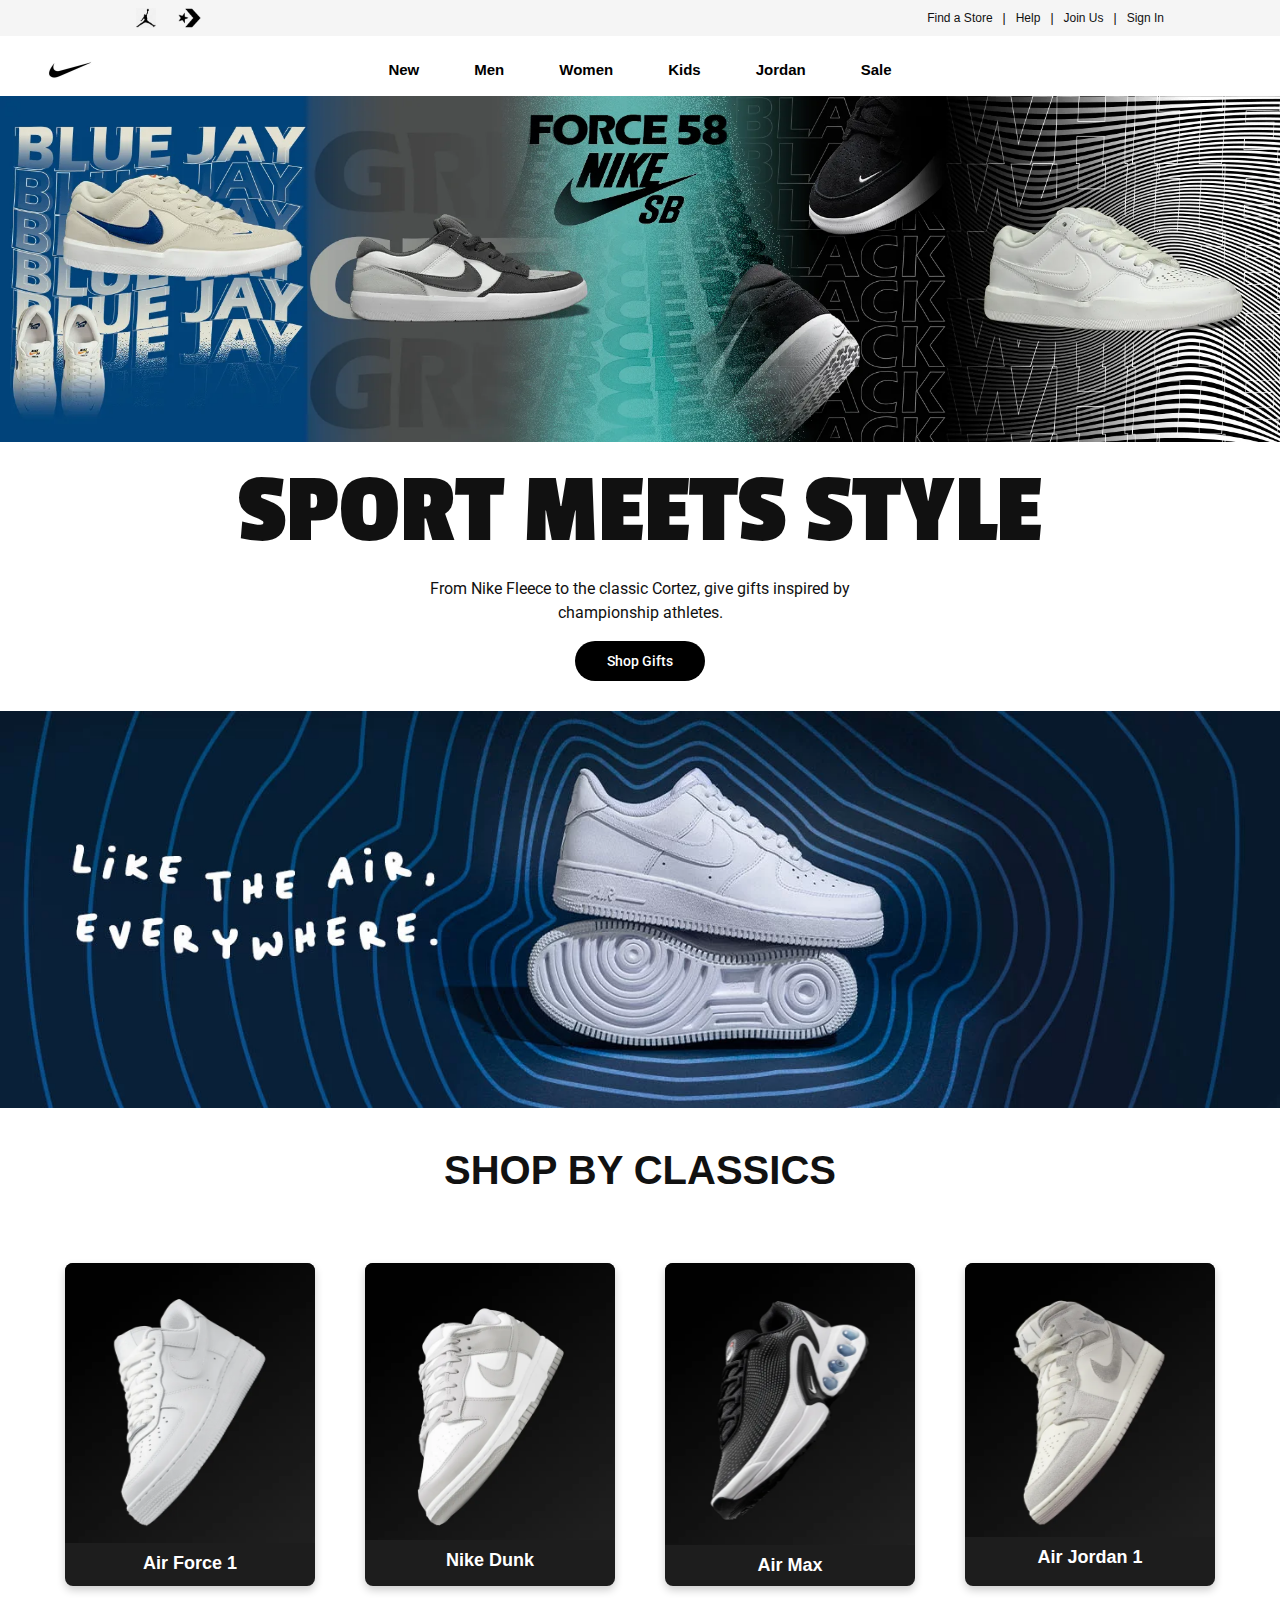
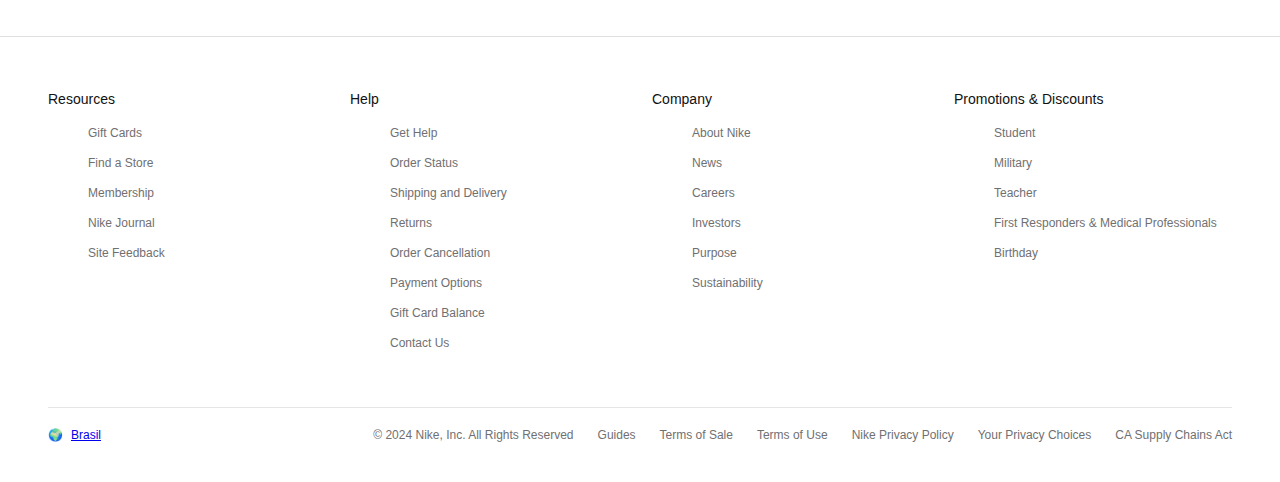
<file: index.html>
<!DOCTYPE html>
<html lang="en">
<head>
    <meta charset="UTF-8">
    <meta name="viewport" content="width=device-width, initial-scale=1.0">
    <link rel="shortcut icon" href="images/favcon_nike.webp" type="image/x-icon">
    <link rel="stylesheet" href="styles/styles.css">
    <title> Nike! Just do It! </title>
</head>

<body>
    <!-- ========== TOP NAV SITE ========== -->
    <nav class="top-nav">
        <!-- Left Top Nav Logo -->
        <div class="img-top-nav">
            <img class="jordan-top-nav" src="images/jordan_header.png" alt="jordan_logo">
            <img class="converse-top-nav" src="images/converse_header.png" alt="converse_logo">
        </div>
        <!-- End Left Top Nav Logo -->
        
        <!-- Right Top Nav Content -->
        <div class="text-top-nav">
            <a href="https://www.nike.com/retail" target="_blank"> Find a Store </a>
            <span>|</span>
            <a href="https://www.nike.com/help" target="_blank"> Help </a>
            <span>|</span>
            <a href="https://www.nike.com/membership" target="_blank"> Join Us </a>
            <span>|</span>
            <a href="signin.html"> Sign In </a>
        </div>
        <!-- End Right Top Nav Content -->
    </nav>
    <!-- ========== END TOP NAV SITE ========== -->

    <!-- ========== HEADER MENU ========== -->
    <header class="header">
        <nav class="header-nav">  
            <!-- Right Header Logo --> 
            <div class="header-logo">
                <a href="index.html"> <img src="images/nike_logo_header.jpg" alt="logo nike"></a>
            </div>
            <!-- End Right Header Logo --> 
            
            <!-- Center Header Menu --> 
            <div class="header-content">      
                <a href="https://www.nike.com/w/new-3n82y" target="_blank"> New </a>
                <a href="https://www.nike.com/men" target="_blank"> Men </a>
                <a href="https://www.nike.com/women" target="_blank"> Women </a>
                <a href="https://www.nike.com/kids" target="_blank"> Kids </a>
                <a href="https://www.nike.com/jordan" target="_blank"> Jordan </a>
                <a href="https://www.nike.com/w/sale-3yaep" target="_blank"> Sale </a>  
            </div> 
            <!-- End Center Header Menu --> 
        </nav>
    </header>
    <!-- ========== END HEADER MENU ========== -->

    <!-- ========== MAIN ==========  -->
    <main class="main">
        <!-- Banner 1 - Main One -->
        <div class="main-one">
            <img class="main-one" src="images/nike-banner-one.webp" alt="main-one-banner">
        </div>
        <!-- End Banner 1 - Main One -->
         
        <!-- Main Content 1 - Main Two -->
        <div class="main-two">
            <h2 class="h2-main-two"> SPORT MEETS STYLE</h2>
            <P class="p-main-two"> From Nike Fleece to the classic Cortez, give gifts inspired by <br>championship athletes.</P>
            <a href="error404.html" class="button-main-two"> Shop Gifts </a>
        </div>
        <!-- End Main Content 1 - Main Two -->

        <!-- Banner 2 - Main Three -->
        <div class="main-three">
            <img class="main-three" src="images/nike-banner-two.webp" alt="main-one-banner">
        </div>
        <!-- End Banner 2 - Main Three -->

        <!-- Product Main List - Main Four -->
        <div class="main-four">
            <p class="p-main-four"> SHOP BY CLASSICS </p>
            <div class="product-grid-main-four">
                <!-- First Product -->
                <div class="product-card">
                    <a href="product1.html"><img src="images/shop_by_classics_air_force.png" alt="Air Force 1"></a>
                    <p> Air Force 1 </p>      
                </div> 
                <!-- Second Product -->
                <div class="product-card">
                    <a href="product2.html"><img src="images/shop_by_classics_dunk.png" alt="Nike Dunk"></a>
                    <p> Nike Dunk </p>
                </div>
                <!-- Third Product -->
                <div class="product-card">
                    <a href="product3.html"><img src="images/shop_by_classics_air_max.png" alt="Air Max"></a>
                    <p> Air Max </p>
                </div>
                <!-- Fourth Product -->
                <div class="product-card">
                    <a href="product4.html"><img src="images/shop_by_classics_air_jordan_1.png" alt="Air Jordan 1"></a>
                    <p> Air Jordan 1 </p>
                </div>   
            </div> 
        </div>
        <!-- End Product Main List - Main Four -->
    </main>
    <!-- ========== END MAIN ==========  -->

    <!-- ========== FOOTER ========== -->
    <footer class="footer">
        <div class="footer-content">
            <div class="footer-columns">
                <div class="footer-column">
                    <h3> Resources </h3>
                    <ul class="footer-links">
                        <li><a href="#"> Gift Cards </a></li>
                        <li><a href="#"> Find a Store </a></li>
                        <li><a href="#"> Membership </a></li>
                        <li><a href="#"> Nike Journal </a></li>
                        <li><a href="#"> Site Feedback </a></li>
                    </ul>
                </div>

                <div class="footer-column">
                    <h3> Help </h3>
                    <ul class="footer-links">
                        <li><a href="#"> Get Help </a></li>
                        <li><a href="#"> Order Status </a></li>
                        <li><a href="#"> Shipping and Delivery </a></li>
                        <li><a href="#"> Returns </a></li>
                        <li><a href="#"> Order Cancellation </a></li>
                        <li><a href="#"> Payment Options </a></li>
                        <li><a href="#"> Gift Card Balance </a></li>
                        <li><a href="#"> Contact Us </a></li>
                    </ul>
                </div>

                <div class="footer-column">
                    <h3> Company </h3>
                    <ul class="footer-links">
                        <li><a href="#"> About Nike </a></li>
                        <li><a href="#"> News </a></li>
                        <li><a href="#"> Careers </a></li>
                        <li><a href="#"> Investors </a></li>
                        <li><a href="#"> Purpose </a></li>
                        <li><a href="#"> Sustainability </a></li>
                    </ul>
                </div>

                <div class="footer-column">
                    <h3> Promotions & Discounts </h3>
                    <ul class="footer-links">
                        <li><a href="#"> Student </a></li>
                        <li><a href="#"> Military </a></li>
                        <li><a href="#"> Teacher </a></li>
                        <li><a href="#"> First Responders & Medical Professionals </a></li>
                        <li><a href="#"> Birthday </a></li>
                    </ul>
                </div>
            </div>

            <div class="footer-bottom">
                <div class="location">
                    <span> 🌍 </span>
                    <a href="#"> Brasil </a>
                </div>
                <div class="footer-legal">
                    <span> © 2024 Nike, Inc. All Rights Reserved </span>
                    <a href="#"> Guides </a>
                    <a href="#"> Terms of Sale </a>
                    <a href="#"> Terms of Use </a>
                    <a href="#"> Nike Privacy Policy </a>
                    <a href="#"> Your Privacy Choices </a>
                    <a href="#"> CA Supply Chains Act </a>
                </div>
            </div>
        </div>
    </footer>
    <!-- ========== END FOOTER ========== -->
</body>
</html>
</file>
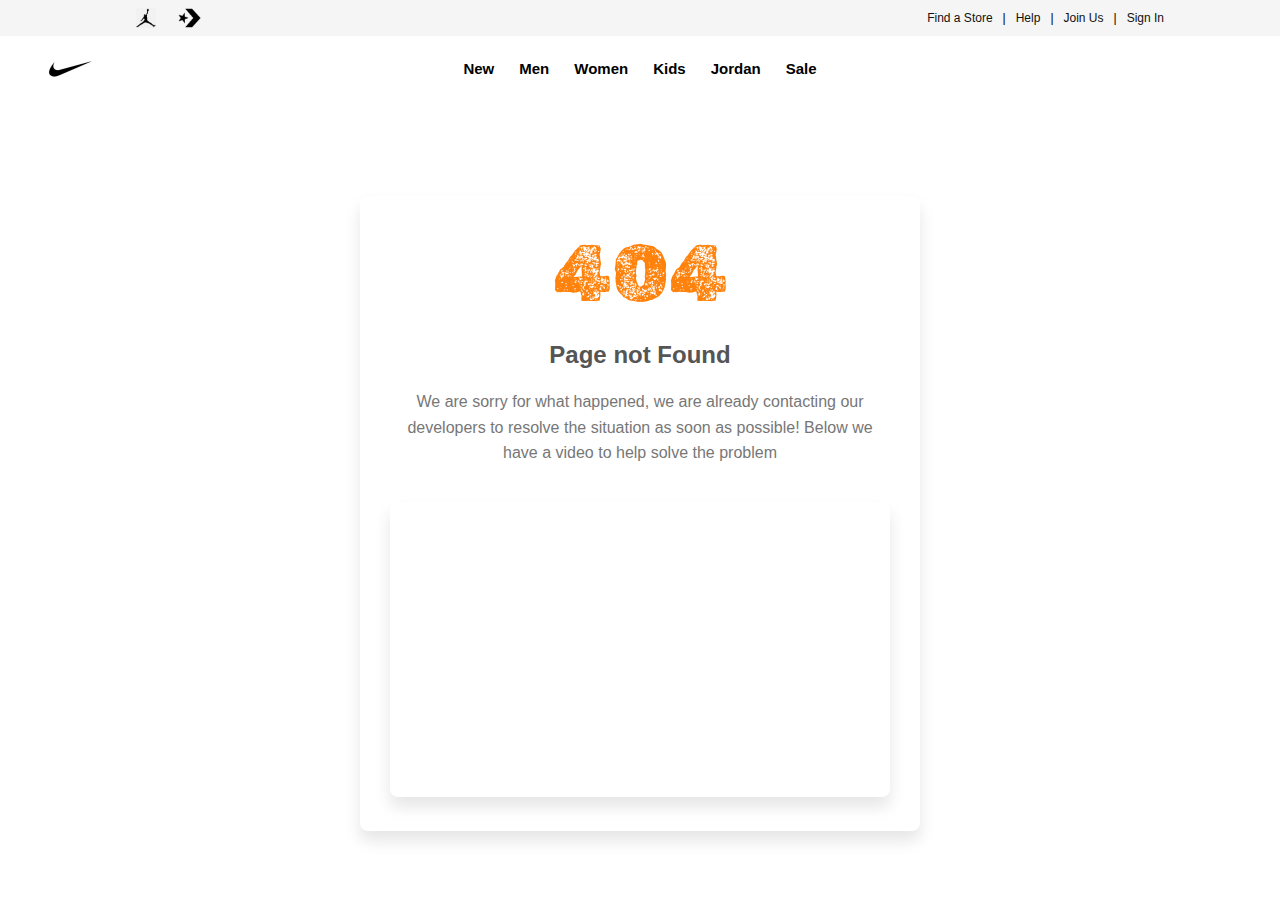
<file: error404.html>
<!DOCTYPE html>
<html lang="pt-br">
<head>
    <meta charset="UTF-8">
    <meta name="viewport" content="width=device-width, initial-scale=1.0">
    <link rel="shortcut icon" href="images/favcon_nike.webp" type="image/x-icon">
    <link rel="stylesheet" href="styles/error404.css">
    <title> Nike! Just do It!</title>
</head>

<body>
    <!-- ========== TOP NAV SITE ========== -->
    <nav class="top-nav">
        <!-- Left Top Nav Logo -->
        <div class="img-top-nav">
            <img class="jordan-top-nav" src="images/jordan_header.png" alt="jordan_logo">
            <img class="converse-top-nav" src="images/converse_header.png" alt="converse_logo">
        </div>
        <!-- End Left Top Nav Logo -->
        
        <!-- Right Top Nav Content -->
        <div class="text-top-nav">
            <a href="https://www.nike.com/retail" target="_blank"> Find a Store </a>
            <span>|</span>
            <a href="https://www.nike.com/help" target="_blank"> Help </a>
            <span>|</span>
            <a href="https://www.nike.com/membership" target="_blank"> Join Us </a>
            <span>|</span>
            <a href="signin.html"> Sign In </a>
        </div>
        <!-- End Right Top Nav Content -->
    </nav>
    <!-- ========== END TOP NAV SITE ========== -->

    <!-- ========== HEADER MENU ========== -->
    <header class="header">
        <nav class="header-nav">  
            <!-- Right Header Logo --> 
            <div class="header-logo">
                <a href="index.html"> <img src="images/nike_logo_header.jpg" alt="logo nike"></a>
            </div>
            <!-- End Right Header Logo --> 
            
            <!-- Center Header Menu --> 
            <div class="header-content">      
                <a href="https://www.nike.com/w/new-3n82y" target="_blank"> New </a>
                <a href="https://www.nike.com/men" target="_blank"> Men </a>
                <a href="https://www.nike.com/women" target="_blank"> Women </a>
                <a href="https://www.nike.com/kids" target="_blank"> Kids </a>
                <a href="https://www.nike.com/jordan" target="_blank"> Jordan </a>
                <a href="https://www.nike.com/w/sale-3yaep" target="_blank"> Sale </a>   
            </div> 
            <!-- End Center Header Menu --> 
        </nav>
    </header>
    <!-- ========== END HEADER MENU ========== -->

    <!-- ========== MAIN ==========  -->
    <main class="main">
        <div>
            <h1 class="h1"> 404 </h1>
            <h2 class="h2"> Page not Found </h2>
            <p class="p"> We are sorry for what happened, we are already contacting our developers to resolve the situation as soon as possible! Below we have a video to help solve the problem </p>
        </div>
        <div>
            <iframe class="video" width="560" height="315" src="https://www.youtube.com/embed/NRT_sdTAwU4?si=lMrzBtJq0rFooqco" title="YouTube video player" frameborder="0" allow="accelerometer; autoplay; clipboard-write; encrypted-media; gyroscope; picture-in-picture; web-share" referrerpolicy="strict-origin-when-cross-origin" allowfullscreen></iframe>
        </div>

    </main>
    <!-- ========== END MAIN ==========  -->
</body>
</html>
</file>
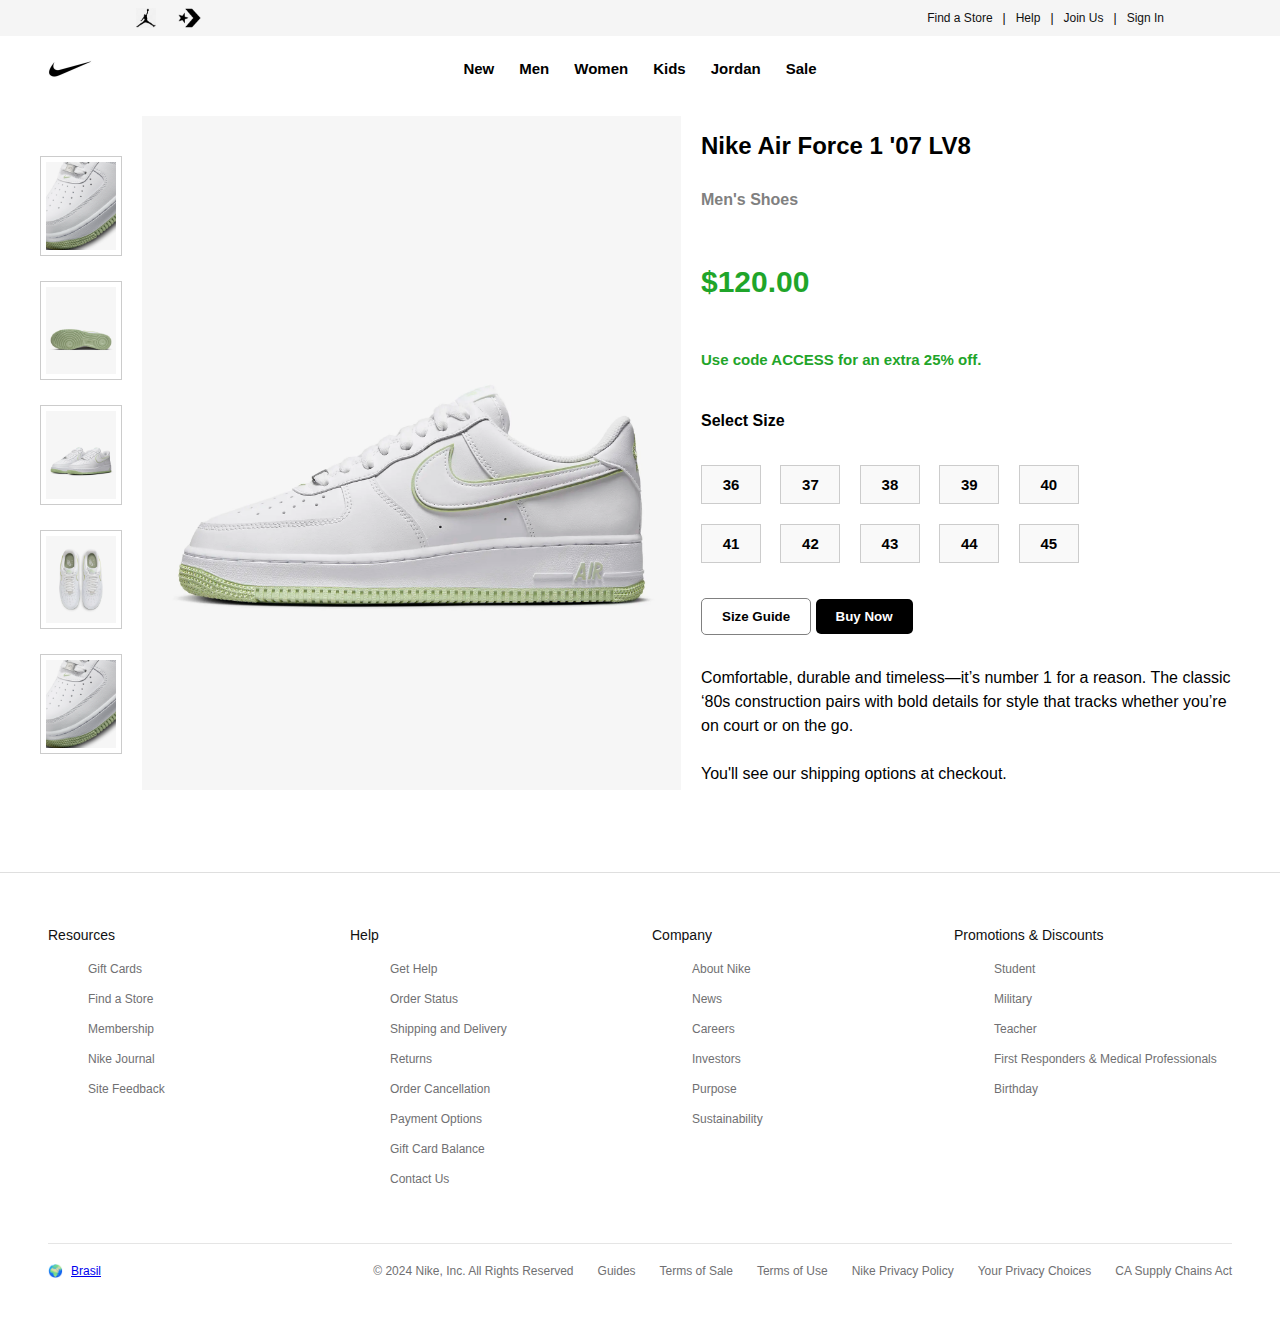
<file: product1.html>
<!DOCTYPE html>
<html lang="en">
<head>
    <meta charset="UTF-8">
    <meta name="viewport" content="width=device-width, initial-scale=1.0">
    <link rel="shortcut icon" href="images/favcon_nike.webp" type="image/x-icon">
    <link rel="stylesheet" href="styles/products.css">
    <title> Nike! Just do It! </title>
</head>

<body>
    <!-- ========== TOP NAV SITE ========== -->
    <nav class="top-nav">
        <div class="img-top-nav">
            <img class="jordan-top-nav" src="images/jordan_header.png" alt="jordan_logo">
            <img class="converse-top-nav" src="images/converse_header.png" alt="converse_logo">
        </div>
        <div class="text-top-nav">
            <a href="https://www.nike.com/retail" target="_blank"> Find a Store </a>
            <span>|</span>
            <a href="https://www.nike.com/help" target="_blank"> Help </a>
            <span>|</span>
            <a href="https://www.nike.com/membership" target="_blank"> Join Us </a>
            <span>|</span>
            <a href="signin.html"> Sign In </a>
        </div>
    </nav>
    <!-- ========== END TOP NAV SITE ========== -->

    <!-- ========== HEADER MENU ========== -->
    <header class="header">
        <nav class="header-nav">   
            <div class="header-logo">
                <a href="index.html"> <img src="images/nike_logo_header.jpg" alt="logo nike"></a>
            </div>
            <div class="header-content">      
                <a href="https://www.nike.com/w/new-3n82y" target="_blank"> New </a>
                <a href="https://www.nike.com/men" target="_blank"> Men </a>
                <a href="https://www.nike.com/women" target="_blank"> Women </a>
                <a href="https://www.nike.com/kids" target="_blank"> Kids </a>
                <a href="https://www.nike.com/jordan" target="_blank"> Jordan </a>
                <a href="https://www.nike.com/w/sale-3yaep" target="_blank"> Sale </a> 
            </div> 
        </nav>
    </header>
    <!-- ========== END HEADER MENU ========== -->

    <!-- ========== MAIN PRODUCT PAGE ========== -->
    <main class="main">
        <div class="product-container">
            <!-- Grid Images -->
            <div class="products-grid">
                <img src="images/product1-airforce/prox_view.png" alt="Proximal view" class="prev-image">
                <img src="images/product1-airforce/bottom_view.png" alt="Bottom view" class="prev-image">
                <img src="images/product1-airforce/diagonal_view.png" alt="Diagonal view" class="prev-image">
                <img src="images/product1-airforce/top_view.png" alt="Top view" class="prev-image">
                <img src="images/product1-airforce/prox_view.png" alt="Proximal view" class="prev-image">
            </div>
    
            <!-- Main Product Image -->
            <div class="product-image">
                <img src="images/product1-airforce/lateral_view.png" alt="Lateral view" class="main-image">
            </div>
    
            <!-- Product Details -->
            <div class="product-content">
                <h1 class="product-name"> Nike Air Force 1 '07 LV8 </h1>
                <h3 class="product-category"> Men's Shoes </h3>
                <h2 class="product-price"> $120.00 </h2>
                <h2 class="discount-offer"> Use code ACCESS for an extra 25% off. </h2>
    
                <!-- Size Selection -->
                <p class="size-label"> Select Size </p>
                <div class="size-buttons">
                    <button class="product-size"> 36 </button>
                    <button class="product-size"> 37 </button>
                    <button class="product-size"> 38 </button>
                    <button class="product-size"> 39 </button>
                    <button class="product-size"> 40 </button>
                    <br>
                    <button class="product-size"> 41 </button>
                    <button class="product-size"> 42 </button>
                    <button class="product-size"> 43 </button>
                    <button class="product-size"> 44 </button>
                    <button class="product-size"> 45 </button>
                </div>
    
                <!-- Action Buttons -->
                <div class="action-buttons">
                    <a href="sizeguide.html"><button class="add-to-bag"> Size Guide </button></a>
                    <button class="buy-now"> Buy Now </button>
                </div>
    
                <!-- Prodcut Description -->
                <p class="product-description">
                    Comfortable, durable and timeless—it’s number 1 for a reason. The classic ‘80s construction pairs with bold details for style that tracks whether you’re on court or on the go.
                    <br> <br>
                    You'll see our shipping options at checkout.
                </p>
            </div>
        </div>
    </main>
    <!-- ========== END MAIN PRODUCT PAGE ========== -->

    <!-- ========== FOOTER ========== -->
    <footer class="footer">
        <div class="footer-content">
            <div class="footer-columns">
                <div class="footer-column">
                    <h3> Resources </h3>
                    <ul class="footer-links">
                        <li><a href="#"> Gift Cards </a></li>
                        <li><a href="#"> Find a Store </a></li>
                        <li><a href="#"> Membership </a></li>
                        <li><a href="#"> Nike Journal </a></li>
                        <li><a href="#"> Site Feedback </a></li>
                    </ul>
                </div>

                <div class="footer-column">
                    <h3>Help</h3>
                    <ul class="footer-links">
                        <li><a href="#"> Get Help </a></li>
                        <li><a href="#"> Order Status </a></li>
                        <li><a href="#"> Shipping and Delivery </a></li>
                        <li><a href="#"> Returns </a></li>
                        <li><a href="#"> Order Cancellation </a></li>
                        <li><a href="#"> Payment Options </a></li>
                        <li><a href="#"> Gift Card Balance </a></li>
                        <li><a href="#"> Contact Us </a></li>
                    </ul>
                </div>

                <div class="footer-column">
                    <h3> Company </h3>
                    <ul class="footer-links">
                        <li><a href="#"> About Nike </a></li>
                        <li><a href="#"> News </a></li>
                        <li><a href="#"> Careers </a></li>
                        <li><a href="#"> Investors </a></li>
                        <li><a href="#"> Purpose </a></li>
                        <li><a href="#"> Sustainability </a></li>
                    </ul>
                </div>

                <div class="footer-column">
                    <h3> Promotions & Discounts </h3>
                    <ul class="footer-links">
                        <li><a href="#"> Student </a></li>
                        <li><a href="#"> Military </a></li>
                        <li><a href="#"> Teacher </a></li>
                        <li><a href="#"> First Responders & Medical Professionals </a></li>
                        <li><a href="#"> Birthday </a></li>
                    </ul>
                </div>
            </div>

            <div class="footer-bottom">
                <div class="location">
                    <span> 🌍 </span>
                    <a href="#"> Brasil </a>
                </div>
                <div class="footer-legal">
                    <span> © 2024 Nike, Inc. All Rights Reserved </span>
                    <a href="#"> Guides </a>
                    <a href="#"> Terms of Sale </a>
                    <a href="#"> Terms of Use </a>
                    <a href="#"> Nike Privacy Policy </a>
                    <a href="#"> Your Privacy Choices </a>
                    <a href="#"> CA Supply Chains Act </a>
                </div>
            </div>
        </div>
    </footer>
    <!-- ========== END FOOTER ========== -->

</body>
</html>
</file>
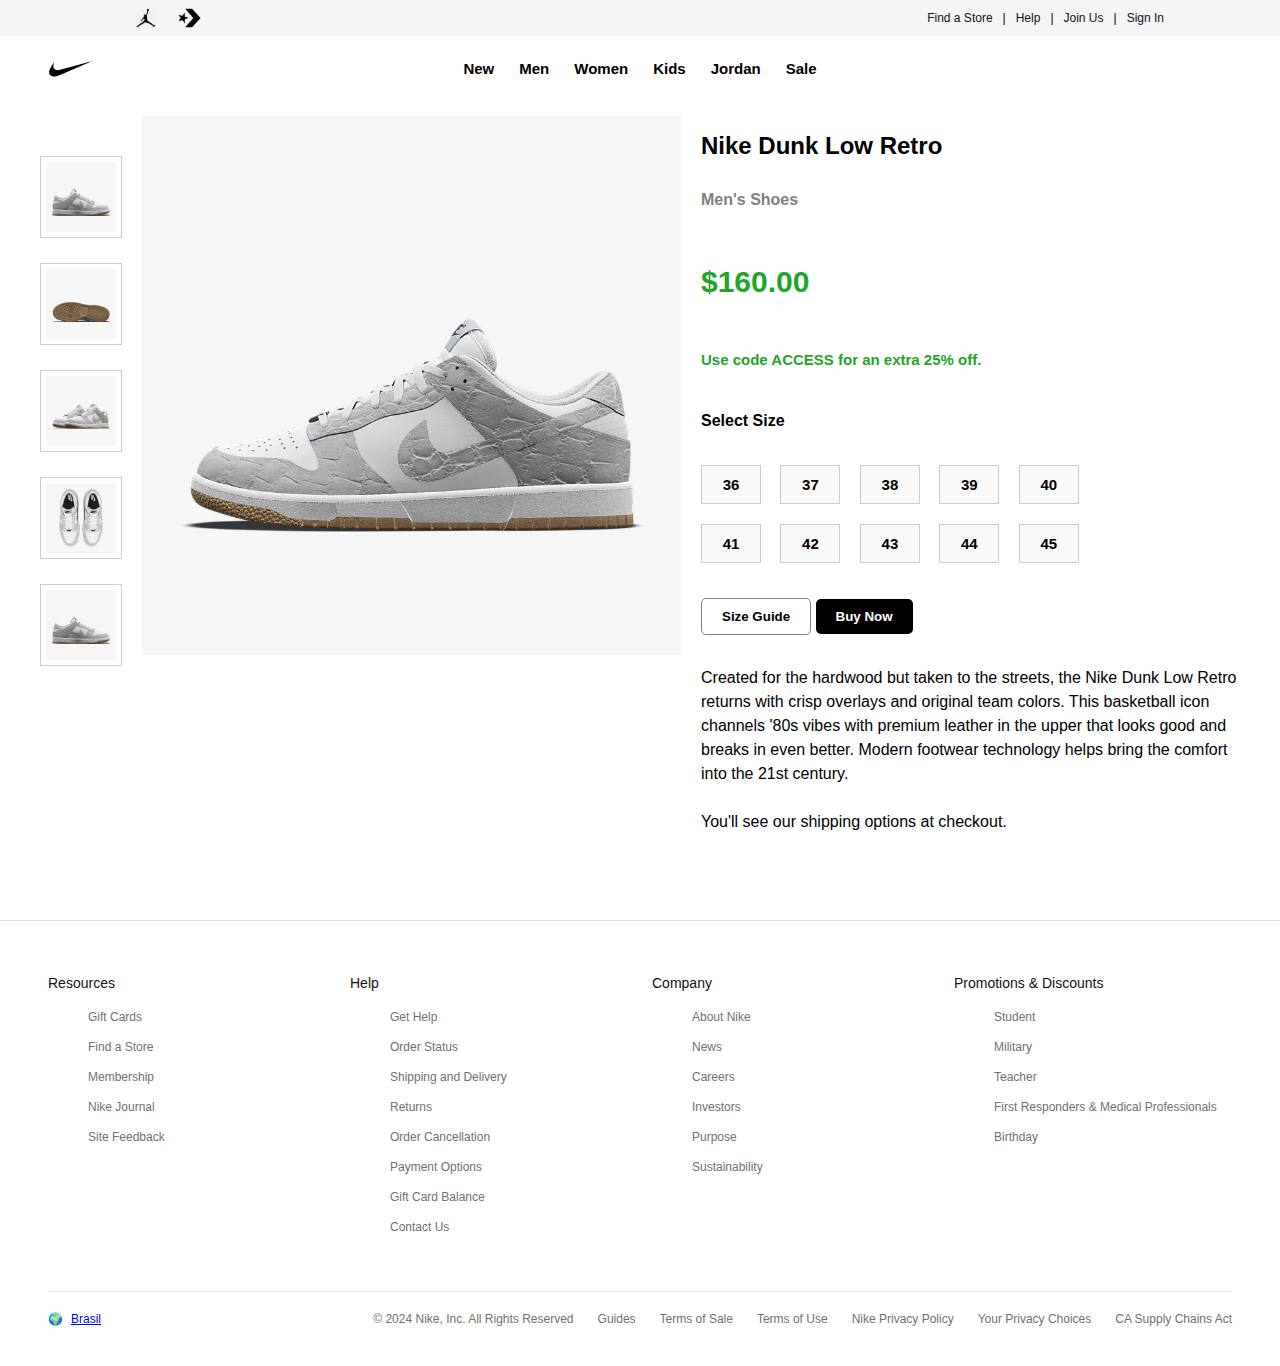
<file: product2.html>
<!DOCTYPE html>
<html lang="en">
<head>
    <meta charset="UTF-8">
    <meta name="viewport" content="width=device-width, initial-scale=1.0">
    <link rel="shortcut icon" href="images/favcon_nike.webp" type="image/x-icon">
    <link rel="stylesheet" href="styles/products.css">
    <title> Nike! Just do It! </title>
</head>

<body>
    <!-- ========== TOP NAV SITE ========== -->
    <nav class="top-nav">
        <div class="img-top-nav">
            <img class="jordan-top-nav" src="images/jordan_header.png" alt="jordan_logo">
            <img class="converse-top-nav" src="images/converse_header.png" alt="converse_logo">
        </div>
        <div class="text-top-nav">
            <a href="https://www.nike.com/retail" target="_blank"> Find a Store </a>
            <span>|</span>
            <a href="https://www.nike.com/help" target="_blank"> Help </a>
            <span>|</span>
            <a href="https://www.nike.com/membership" target="_blank"> Join Us </a>
            <span>|</span>
            <a href="signin.html"> Sign In </a>
        </div>
    </nav>
    <!-- ========== END TOP NAV SITE ========== -->

    <!-- ========== HEADER MENU ========== -->
    <header class="header">
        <nav class="header-nav">   
            <div class="header-logo">
                <a href="index.html"> <img src="images/nike_logo_header.jpg" alt="logo nike"></a>
            </div>
            <div class="header-content">      
                <a href="https://www.nike.com/w/new-3n82y" target="_blank"> New </a>
                <a href="https://www.nike.com/men" target="_blank"> Men </a>
                <a href="https://www.nike.com/women" target="_blank"> Women </a>
                <a href="https://www.nike.com/kids" target="_blank"> Kids </a>
                <a href="https://www.nike.com/jordan" target="_blank"> Jordan </a>
                <a href="https://www.nike.com/w/sale-3yaep" target="_blank"> Sale </a>  
            </div> 
        </nav>
    </header>
    <!-- ========== END HEADER MENU ========== -->

    <!-- ========== MAIN PRODUCT PAGE ========== -->
    <main class="main">
        <div class="product-container">
            <!-- Grid Images -->
            <div class="products-grid">
                <img src="images/product2-dunklow/prox_view.png" alt="Proximal view" class="prev-image">
                <img src="images/product2-dunklow/bottom_view.png" alt="Bottom view" class="prev-image">
                <img src="images/product2-dunklow/diagonal_view.png" alt="Diagonal view" class="prev-image">
                <img src="images/product2-dunklow/top_view.png" alt="Top view" class="prev-image">
                <img src="images/product2-dunklow/prox_view.png" alt="Proximal view" class="prev-image">
            </div>
    
            <!-- Main Product Image -->
            <div class="product-image">
                <img src="images/product2-dunklow/lateral_view.png" alt="Lateral view" class="main-image">
            </div>
    
            <!-- Product Details -->
            <div class="product-content">
                <h1 class="product-name"> Nike Dunk Low Retro </h1>
                <h3 class="product-category"> Men's Shoes </h3>
                <h2 class="product-price"> $160.00 </h2>
                <h2 class="discount-offer"> Use code ACCESS for an extra 25% off. </h2>
    
                <!-- Size Selection -->
                <p class="size-label"> Select Size </p>
                <div class="size-buttons">
                    <button class="product-size"> 36 </button>
                    <button class="product-size"> 37 </button>
                    <button class="product-size"> 38 </button>
                    <button class="product-size"> 39 </button>
                    <button class="product-size"> 40 </button>
                    <br>
                    <button class="product-size"> 41 </button>
                    <button class="product-size"> 42 </button>
                    <button class="product-size"> 43 </button>
                    <button class="product-size"> 44 </button>
                    <button class="product-size"> 45 </button>
                </div>
    
                <!-- Action Buttons -->
                <div class="action-buttons">
                    <a href="sizeguide.html"><button class="add-to-bag"> Size Guide </button></a>
                    <button class="buy-now"> Buy Now </button>
                </div>
    
                <!-- Prodcut Description -->
                <p class="product-description">
                    Created for the hardwood but taken to the streets, the Nike Dunk Low Retro returns with crisp overlays and original team colors. This basketball icon channels '80s vibes with premium leather in the upper that looks good and breaks in even better. Modern footwear technology helps bring the comfort into the 21st century.
                    <br> <br>
                    You'll see our shipping options at checkout.
                </p>
            </div>
        </div>
    </main>
    <!-- ========== END MAIN PRODUCT PAGE ========== -->

    <!-- ========== FOOTER ========== -->
    <footer class="footer">
        <div class="footer-content">
            <div class="footer-columns">
                <div class="footer-column">
                    <h3> Resources </h3>
                    <ul class="footer-links">
                        <li><a href="#"> Gift Cards </a></li>
                        <li><a href="#"> Find a Store </a></li>
                        <li><a href="#"> Membership </a></li>
                        <li><a href="#"> Nike Journal </a></li>
                        <li><a href="#"> Site Feedback </a></li>
                    </ul>
                </div>

                <div class="footer-column">
                    <h3>Help</h3>
                    <ul class="footer-links">
                        <li><a href="#"> Get Help </a></li>
                        <li><a href="#"> Order Status </a></li>
                        <li><a href="#"> Shipping and Delivery </a></li>
                        <li><a href="#"> Returns </a></li>
                        <li><a href="#"> Order Cancellation </a></li>
                        <li><a href="#"> Payment Options </a></li>
                        <li><a href="#"> Gift Card Balance </a></li>
                        <li><a href="#"> Contact Us </a></li>
                    </ul>
                </div>

                <div class="footer-column">
                    <h3> Company </h3>
                    <ul class="footer-links">
                        <li><a href="#"> About Nike </a></li>
                        <li><a href="#"> News </a></li>
                        <li><a href="#"> Careers </a></li>
                        <li><a href="#"> Investors </a></li>
                        <li><a href="#"> Purpose </a></li>
                        <li><a href="#"> Sustainability </a></li>
                    </ul>
                </div>

                <div class="footer-column">
                    <h3> Promotions & Discounts </h3>
                    <ul class="footer-links">
                        <li><a href="#"> Student </a></li>
                        <li><a href="#"> Military </a></li>
                        <li><a href="#"> Teacher </a></li>
                        <li><a href="#"> First Responders & Medical Professionals </a></li>
                        <li><a href="#"> Birthday </a></li>
                    </ul>
                </div>
            </div>

            <div class="footer-bottom">
                <div class="location">
                    <span> 🌍 </span>
                    <a href="#"> Brasil </a>
                </div>
                <div class="footer-legal">
                    <span> © 2024 Nike, Inc. All Rights Reserved </span>
                    <a href="#"> Guides </a>
                    <a href="#"> Terms of Sale </a>
                    <a href="#"> Terms of Use </a>
                    <a href="#"> Nike Privacy Policy </a>
                    <a href="#"> Your Privacy Choices </a>
                    <a href="#"> CA Supply Chains Act </a>
                </div>
            </div>
        </div>
    </footer>
    <!-- ========== END FOOTER ========== -->

</body>
</html>
</file>
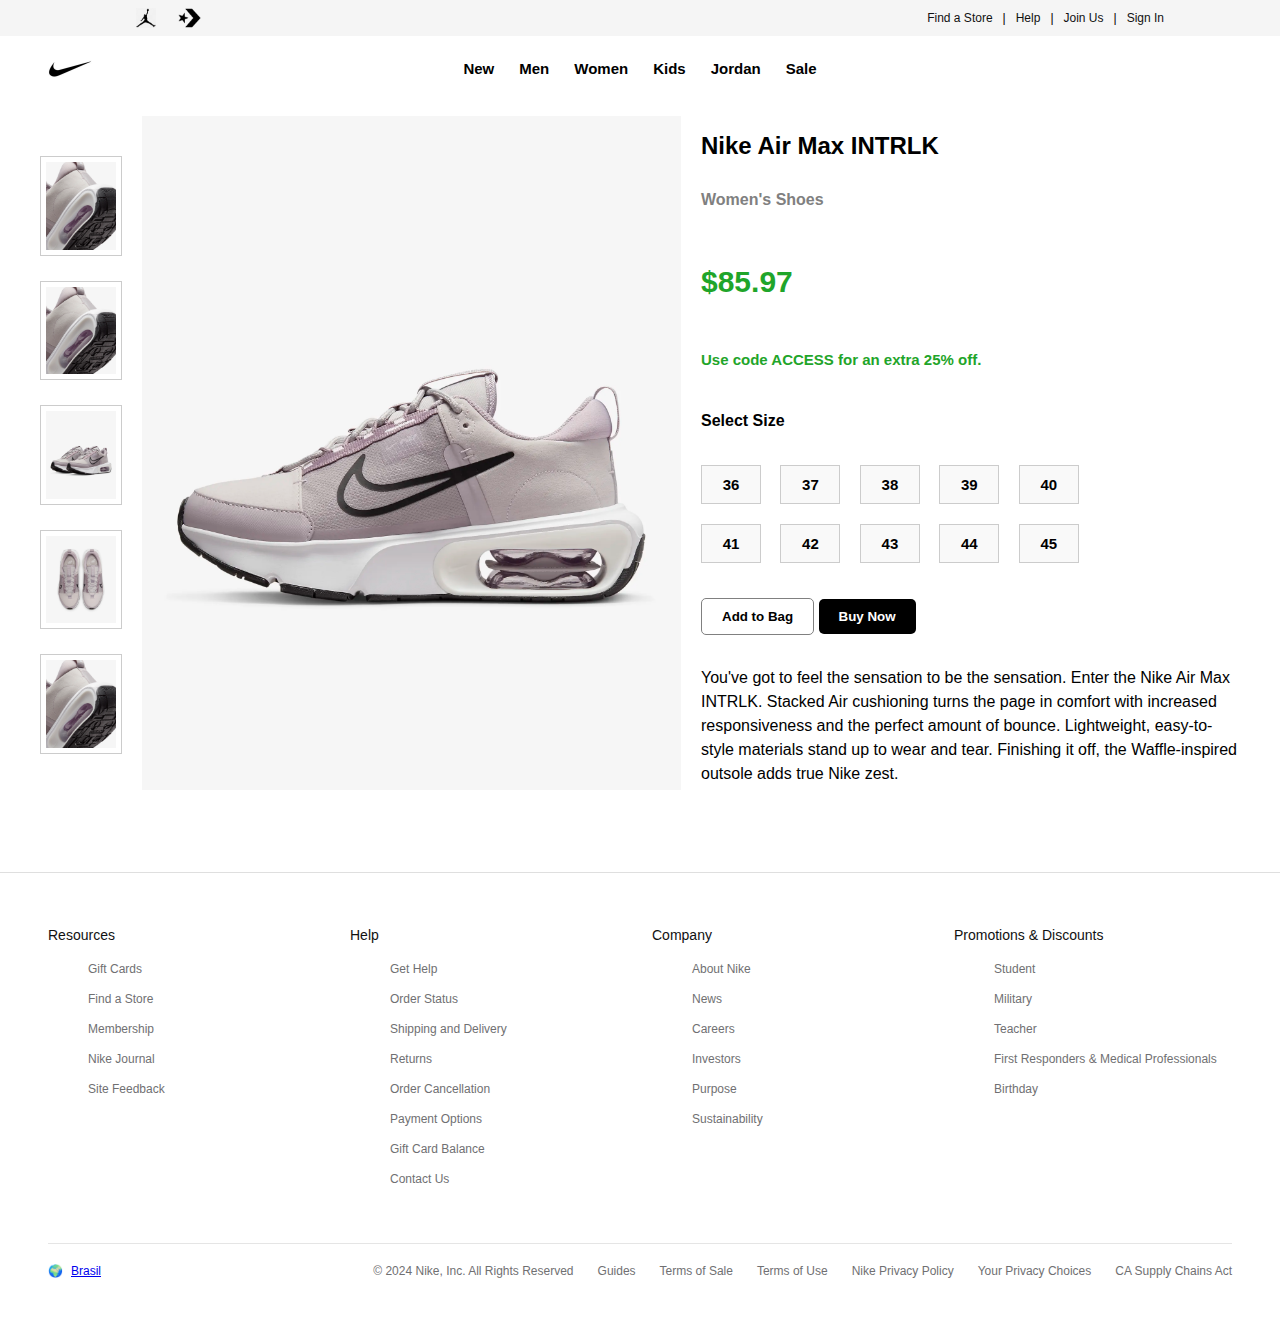
<file: product3.html>
<!DOCTYPE html>
<html lang="en">
<head>
    <meta charset="UTF-8">
    <meta name="viewport" content="width=device-width, initial-scale=1.0">
    <link rel="shortcut icon" href="images/favcon_nike.webp" type="image/x-icon">
    <link rel="stylesheet" href="styles/products.css">
    <title> Nike! Just do It! </title>
</head>

<body>
    <!-- ========== TOP NAV SITE ========== -->
    <nav class="top-nav">
        <div class="img-top-nav">
            <img class="jordan-top-nav" src="images/jordan_header.png" alt="jordan_logo">
            <img class="converse-top-nav" src="images/converse_header.png" alt="converse_logo">
        </div>
        <div class="text-top-nav">
            <a href="https://www.nike.com/retail"> Find a Store </a>
            <span>|</span>
            <a href="https://www.nike.com/help"> Help </a>
            <span>|</span>
            <a href="https://www.nike.com/membership"> Join Us </a>
            <span>|</span>
            <a href="signin.html"> Sign In </a>
        </div>
    </nav>
    <!-- ========== END TOP NAV SITE ========== -->

    <!-- ========== HEADER MENU ========== -->
    <header class="header">
        <nav class="header-nav">   
            <div class="header-logo">
                <a href="index.html"> <img src="images/nike_logo_header.jpg" alt="logo nike"></a>
            </div>
            <div class="header-content">      
                <a href="https://www.nike.com/w/new-3n82y"> New </a>
                <a href="https://www.nike.com/men"> Men </a>
                <a href="https://www.nike.com/women"> Women </a>
                <a href="https://www.nike.com/kids"> Kids </a>
                <a href="https://www.nike.com/jordan"> Jordan</a>
                <a href="https://www.nike.com/w/sale-3yaep"> Sale</a>  
            </div> 
        </nav>
    </header>
    <!-- ========== END HEADER MENU ========== -->

    <!-- ========== MAIN PRODUCT PAGE ========== -->
    <main class="main">
        <div class="product-container">
            <!-- Grid Images -->
            <div class="products-grid">
                <img src="images/product3-airmax/prox_view.png" alt="Proximal view" class="prev-image">
                <img src="images/product3-airmax/bottom_view.png" alt="Bottom view" class="prev-image">
                <img src="images/product3-airmax/diagonal_view.png" alt="Diagonal view" class="prev-image">
                <img src="images/product3-airmax/top_view.png" alt="Top view" class="prev-image">
                <img src="images/product3-airmax/prox_view.png" alt="Proximal view" class="prev-image">
            </div>
    
            <!-- Main Product Image -->
            <div class="product-image">
                <img src="images/product3-airmax/lateral_view.png" alt="Lateral view" class="main-image">
            </div>
    
            <!-- Product Details -->
            <div class="product-content">
                <h1 class="product-name"> Nike Air Max INTRLK </h1>
                <h3 class="product-category"> Women's Shoes </h3>
                <h2 class="product-price"> $85.97 </h2>
                <h2 class="discount-offer"> Use code ACCESS for an extra 25% off. </h2>
    
                <!-- Size Selection -->
                <p class="size-label"> Select Size </p>
                <div class="size-buttons">
                    <button class="product-size"> 36 </button>
                    <button class="product-size"> 37 </button>
                    <button class="product-size"> 38 </button>
                    <button class="product-size"> 39 </button>
                    <button class="product-size"> 40 </button>
                    <br>
                    <button class="product-size"> 41 </button>
                    <button class="product-size"> 42 </button>
                    <button class="product-size"> 43 </button>
                    <button class="product-size"> 44 </button>
                    <button class="product-size"> 45 </button>
                </div>
    
                <!-- Action Buttons -->
                <div class="action-buttons">
                    <button class="add-to-bag"> Add to Bag </button>
                    <button class="buy-now"> Buy Now </button>
                </div>
    
                <!-- Prodcut Description -->
                <p class="product-description">
                    You've got to feel the sensation to be the sensation. Enter the Nike Air Max INTRLK. Stacked Air cushioning turns the page in comfort with increased responsiveness and the perfect amount of bounce. Lightweight, easy-to-style materials stand up to wear and tear. Finishing it off, the Waffle-inspired outsole adds true Nike zest.
                </p>
            </div>
        </div>
    </main>
    <!-- ========== END MAIN PRODUCT PAGE ========== -->

    <!-- ========== FOOTER ========== -->
    <footer class="footer">
        <div class="footer-content">
            <div class="footer-columns">
                <div class="footer-column">
                    <h3> Resources </h3>
                    <ul class="footer-links">
                        <li><a href="#"> Gift Cards </a></li>
                        <li><a href="#"> Find a Store </a></li>
                        <li><a href="#"> Membership </a></li>
                        <li><a href="#"> Nike Journal </a></li>
                        <li><a href="#"> Site Feedback </a></li>
                    </ul>
                </div>

                <div class="footer-column">
                    <h3>Help</h3>
                    <ul class="footer-links">
                        <li><a href="#"> Get Help </a></li>
                        <li><a href="#"> Order Status </a></li>
                        <li><a href="#"> Shipping and Delivery </a></li>
                        <li><a href="#"> Returns </a></li>
                        <li><a href="#"> Order Cancellation </a></li>
                        <li><a href="#"> Payment Options </a></li>
                        <li><a href="#"> Gift Card Balance </a></li>
                        <li><a href="#"> Contact Us </a></li>
                    </ul>
                </div>

                <div class="footer-column">
                    <h3> Company </h3>
                    <ul class="footer-links">
                        <li><a href="#"> About Nike </a></li>
                        <li><a href="#"> News </a></li>
                        <li><a href="#"> Careers </a></li>
                        <li><a href="#"> Investors </a></li>
                        <li><a href="#"> Purpose </a></li>
                        <li><a href="#"> Sustainability </a></li>
                    </ul>
                </div>

                <div class="footer-column">
                    <h3> Promotions & Discounts </h3>
                    <ul class="footer-links">
                        <li><a href="#"> Student </a></li>
                        <li><a href="#"> Military </a></li>
                        <li><a href="#"> Teacher </a></li>
                        <li><a href="#"> First Responders & Medical Professionals </a></li>
                        <li><a href="#"> Birthday </a></li>
                    </ul>
                </div>
            </div>

            <div class="footer-bottom">
                <div class="location">
                    <span> 🌍 </span>
                    <a href="#"> Brasil </a>
                </div>
                <div class="footer-legal">
                    <span> © 2024 Nike, Inc. All Rights Reserved </span>
                    <a href="#"> Guides </a>
                    <a href="#"> Terms of Sale </a>
                    <a href="#"> Terms of Use </a>
                    <a href="#"> Nike Privacy Policy </a>
                    <a href="#"> Your Privacy Choices </a>
                    <a href="#"> CA Supply Chains Act </a>
                </div>
            </div>
        </div>
    </footer>
    <!-- ========== END FOOTER ========== -->

</body>
</html>
</file>
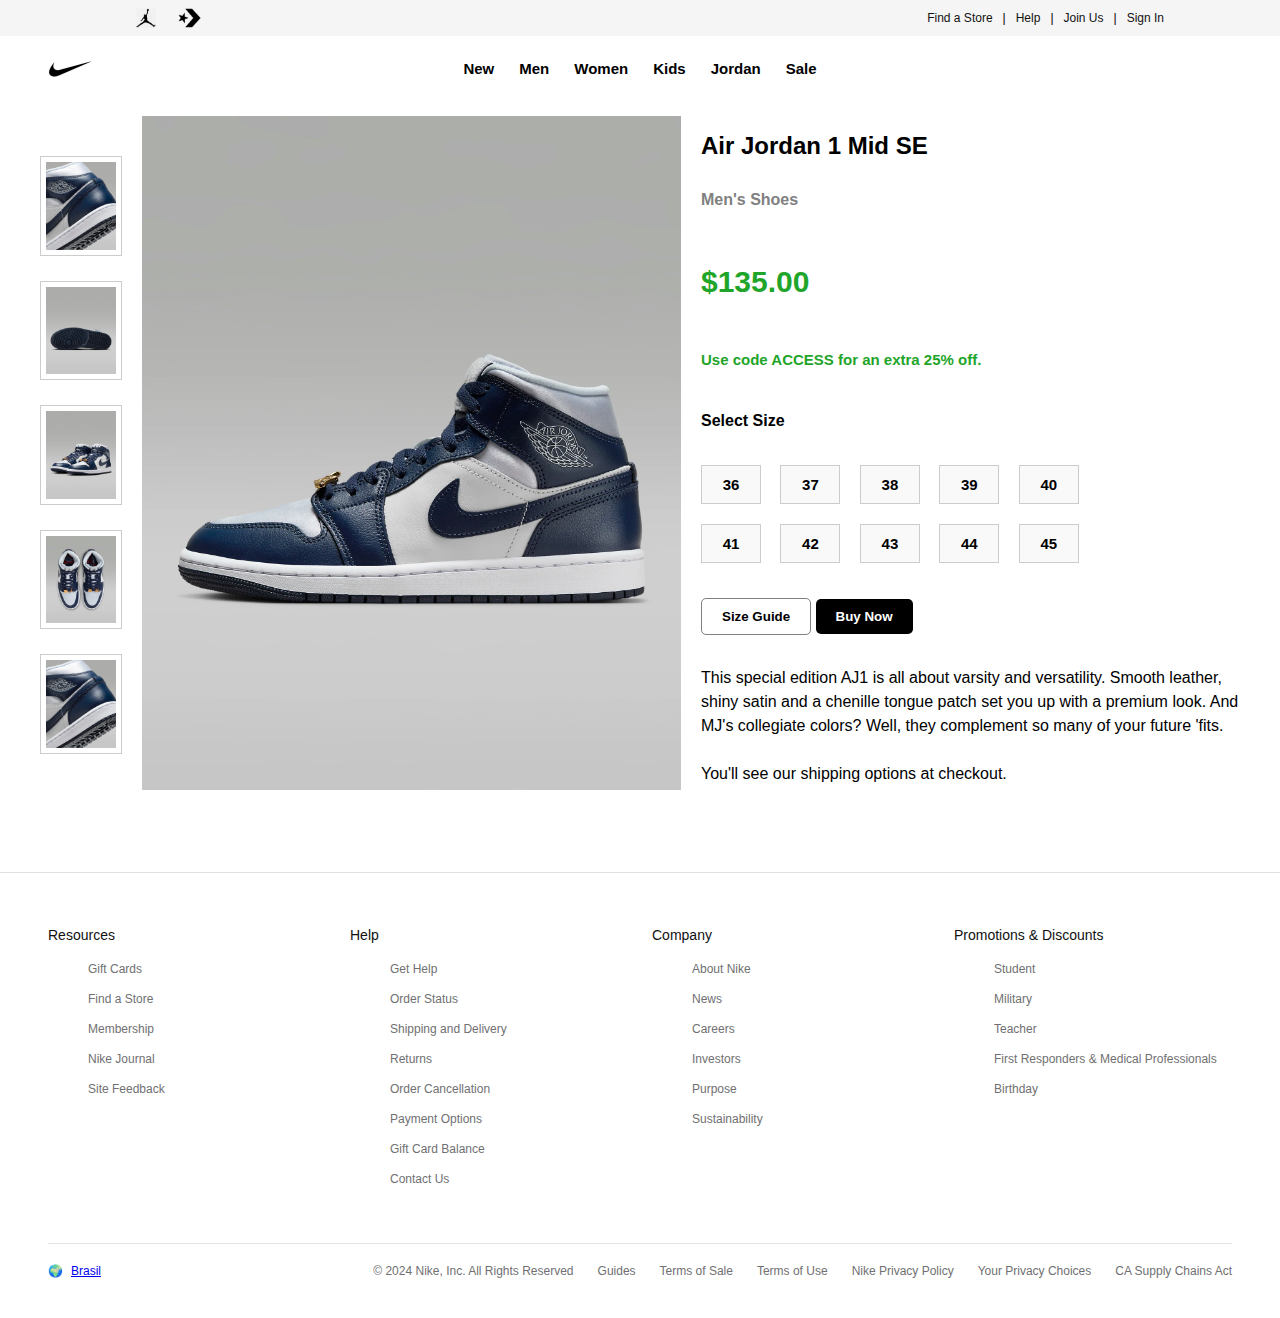
<file: product4.html>
<!DOCTYPE html>
<html lang="en">
<head>
    <meta charset="UTF-8">
    <meta name="viewport" content="width=device-width, initial-scale=1.0">
    <link rel="shortcut icon" href="images/favcon_nike.webp" type="image/x-icon">
    <link rel="stylesheet" href="styles/products.css">
    <title> Nike! Just do It! </title>
</head>

<body>
    <!-- ========== TOP NAV SITE ========== -->
    <nav class="top-nav">
        <div class="img-top-nav">
            <img class="jordan-top-nav" src="images/jordan_header.png" alt="jordan_logo">
            <img class="converse-top-nav" src="images/converse_header.png" alt="converse_logo">
        </div>
        <div class="text-top-nav">
            <a href="https://www.nike.com/retail" target="_blank"> Find a Store </a>
            <span>|</span>
            <a href="https://www.nike.com/help" target="_blank"> Help </a>
            <span>|</span>
            <a href="https://www.nike.com/membership" target="_blank"> Join Us </a>
            <span>|</span>
            <a href="signin.html"> Sign In </a>
        </div>
    </nav>
    <!-- ========== END TOP NAV SITE ========== -->

    <!-- ========== HEADER MENU ========== -->
    <header class="header">
        <nav class="header-nav">   
            <div class="header-logo">
                <a href="index.html"> <img src="images/nike_logo_header.jpg" alt="logo nike"></a>
            </div>
            <div class="header-content">      
                <a href="https://www.nike.com/w/new-3n82y" target="_blank"> New </a>
                <a href="https://www.nike.com/men" target="_blank"> Men </a>
                <a href="https://www.nike.com/women" target="_blank"> Women </a>
                <a href="https://www.nike.com/kids" target="_blank"> Kids </a>
                <a href="https://www.nike.com/jordan" target="_blank"> Jordan </a>
                <a href="https://www.nike.com/w/sale-3yaep" target="_blank"> Sale </a>  
            </div> 
        </nav>
    </header>
    <!-- ========== END HEADER MENU ========== -->

    <!-- ========== MAIN PRODUCT PAGE ========== -->
    <main class="main">
        <div class="product-container">
            <!-- Grid Images -->
            <div class="products-grid">
                <img src="images/product4-airjordan/prox_view.png" alt="Proximal view" class="prev-image">
                <img src="images/product4-airjordan/bottom_view.png" alt="Bottom view" class="prev-image">
                <img src="images/product4-airjordan/diagonal_view.png" alt="Diagonal view" class="prev-image">
                <img src="images/product4-airjordan/top_view.png" alt="Top view" class="prev-image">
                <img src="images/product4-airjordan/prox_view.png" alt="Proximal view" class="prev-image">
            </div>
    
            <!-- Main Product Image -->
            <div class="product-image">
                <img src="images/product4-airjordan/lateral_view.png" alt="Lateral view" class="main-image">
            </div>
    
            <!-- Product Details -->
            <div class="product-content">
                <h1 class="product-name"> Air Jordan 1 Mid SE </h1>
                <h3 class="product-category"> Men's Shoes </h3>
                <h2 class="product-price"> $135.00 </h2>
                <h2 class="discount-offer"> Use code ACCESS for an extra 25% off. </h2>
    
                <!-- Size Selection -->
                <p class="size-label"> Select Size </p>
                <div class="size-buttons">
                    <button class="product-size"> 36 </button>
                    <button class="product-size"> 37 </button>
                    <button class="product-size"> 38 </button>
                    <button class="product-size"> 39 </button>
                    <button class="product-size"> 40 </button>
                    <br>
                    <button class="product-size"> 41 </button>
                    <button class="product-size"> 42 </button>
                    <button class="product-size"> 43 </button>
                    <button class="product-size"> 44 </button>
                    <button class="product-size"> 45 </button>
                </div>
    
                <!-- Action Buttons -->
                <div class="action-buttons">
                    <a href="sizeguide.html"><button class="add-to-bag"> Size Guide </button></a>
                    <button class="buy-now"> Buy Now </button>
                </div>
    
                <!-- Prodcut Description -->
                <p class="product-description">
                    This special edition AJ1 is all about varsity and versatility. Smooth leather, shiny satin and a chenille tongue patch set you up with a premium look. And MJ's collegiate colors? Well, they complement so many of your future 'fits.
                    <br> <br>
                    You'll see our shipping options at checkout.
                </p>
            </div>
        </div>
    </main>
    <!-- ========== END MAIN PRODUCT PAGE ========== -->

    <!-- ========== FOOTER ========== -->
    <footer class="footer">
        <div class="footer-content">
            <div class="footer-columns">
                <div class="footer-column">
                    <h3> Resources </h3>
                    <ul class="footer-links">
                        <li><a href="#"> Gift Cards </a></li>
                        <li><a href="#"> Find a Store </a></li>
                        <li><a href="#"> Membership </a></li>
                        <li><a href="#"> Nike Journal </a></li>
                        <li><a href="#"> Site Feedback </a></li>
                    </ul>
                </div>

                <div class="footer-column">
                    <h3>Help</h3>
                    <ul class="footer-links">
                        <li><a href="#"> Get Help </a></li>
                        <li><a href="#"> Order Status </a></li>
                        <li><a href="#"> Shipping and Delivery </a></li>
                        <li><a href="#"> Returns </a></li>
                        <li><a href="#"> Order Cancellation </a></li>
                        <li><a href="#"> Payment Options </a></li>
                        <li><a href="#"> Gift Card Balance </a></li>
                        <li><a href="#"> Contact Us </a></li>
                    </ul>
                </div>

                <div class="footer-column">
                    <h3> Company </h3>
                    <ul class="footer-links">
                        <li><a href="#"> About Nike </a></li>
                        <li><a href="#"> News </a></li>
                        <li><a href="#"> Careers </a></li>
                        <li><a href="#"> Investors </a></li>
                        <li><a href="#"> Purpose </a></li>
                        <li><a href="#"> Sustainability </a></li>
                    </ul>
                </div>

                <div class="footer-column">
                    <h3> Promotions & Discounts </h3>
                    <ul class="footer-links">
                        <li><a href="#"> Student </a></li>
                        <li><a href="#"> Military </a></li>
                        <li><a href="#"> Teacher </a></li>
                        <li><a href="#"> First Responders & Medical Professionals </a></li>
                        <li><a href="#"> Birthday </a></li>
                    </ul>
                </div>
            </div>

            <div class="footer-bottom">
                <div class="location">
                    <span> 🌍 </span>
                    <a href="#"> Brasil </a>
                </div>
                <div class="footer-legal">
                    <span> © 2024 Nike, Inc. All Rights Reserved </span>
                    <a href="#"> Guides </a>
                    <a href="#"> Terms of Sale </a>
                    <a href="#"> Terms of Use </a>
                    <a href="#"> Nike Privacy Policy </a>
                    <a href="#"> Your Privacy Choices </a>
                    <a href="#"> CA Supply Chains Act </a>
                </div>
            </div>
        </div>
    </footer>
    <!-- ========== END FOOTER ========== -->

</body>
</html>
</file>
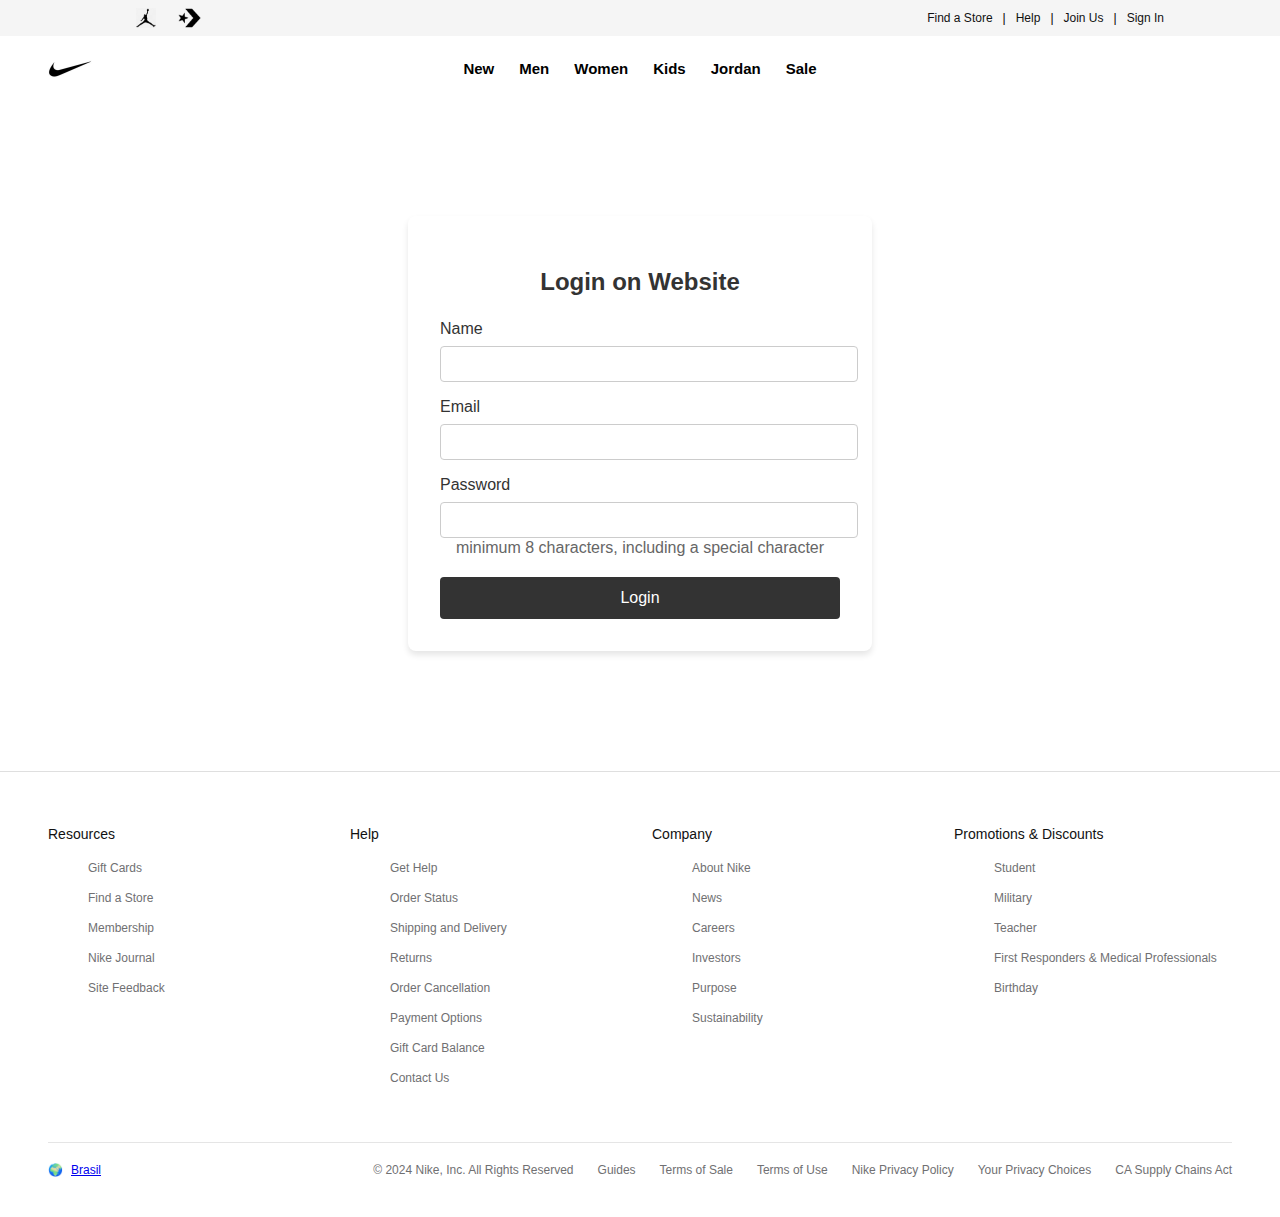
<file: signin.html>
<!DOCTYPE html>
<html lang="en">
<head>
    <meta charset="UTF-8">
    <meta name="viewport" content="width=device-width, initial-scale=1.0">
    <link rel="shortcut icon" href="images/favcon_nike.webp" type="image/x-icon">
    <link rel="stylesheet" href="styles/signin.css">
    <title> Nike! Just do It! </title>
</head>

<body>
    <!-- ========== TOP NAV SITE ========== -->
    <nav class="top-nav">
        <!-- Left Top Nav Logo -->
        <div class="img-top-nav">
            <img class="jordan-top-nav" src="images/jordan_header.png" alt="jordan_logo">
            <img class="converse-top-nav" src="images/converse_header.png" alt="converse_logo">
        </div>
        <!-- End Left Top Nav Logo -->
        
        <!-- Right Top Nav Content -->
        <div class="text-top-nav">
            <a href="https://www.nike.com/retail" target="_blank"> Find a Store </a>
            <span>|</span>
            <a href="https://www.nike.com/help" target="_blank"> Help </a>
            <span>|</span>
            <a href="https://www.nike.com/membership" target="_blank"> Join Us </a>
            <span>|</span>
            <a href="signin.html"> Sign In </a>
        </div>
        <!-- End Right Top Nav Content -->
    </nav>
    <!-- ========== END TOP NAV SITE ========== -->

    <!-- ========== HEADER MENU ========== -->
    <header class="header">
        <nav class="header-nav">  
            <!-- Right Header Logo --> 
            <div class="header-logo">
                <a href="index.html"> <img src="images/nike_logo_header.jpg" alt="logo nike"></a>
            </div>
            <!-- End Right Header Logo --> 
            
            <!-- Center Header Menu --> 
            <div class="header-content">      
                <a href="https://www.nike.com/w/new-3n82y" target="_blank"> New </a>
                <a href="https://www.nike.com/men" target="_blank"> Men </a>
                <a href="https://www.nike.com/women" target="_blank"> Women </a>
                <a href="https://www.nike.com/kids" target="_blank"> Kids </a>
                <a href="https://www.nike.com/jordan" target="_blank"> Jordan </a>
                <a href="https://www.nike.com/w/sale-3yaep" target="_blank"> Sale </a>  
            </div> 
            <!-- End Center Header Menu --> 
        </nav>
    </header>
    <!-- ========== END HEADER MENU ========== -->   

    <!-- ========== SIGN IN FORMS ========== -->
    <div id="main">
        <h2> Login on Website </h2>
        <form action="" method="post"> 
            
            <div class="form-group">
                <label class="label" for="name"> Name </label>
                <input type="text" id="name" name="name" required>
            </div>
                    
            <div class="form-group">
                <label class="label" for="email"> Email </label>
                <input type="email" id="email" name="email" required>
            </div>
                    
            <div class="form-group">
                <label class="label" for="password"> Password </label>
                <input type="password" id="password" name="password" required pattern="">
                <p class="caption"> minimum 8 characters, including a special character </p>
            </div>
            
            <button type="submit" class="button" onclick="Login()">Login</button>
            
        </form>
    </div>  
    <!-- ========== SIGN IN FORMS ========== -->

    <!-- ========== FOOTER ========== -->
    <footer class="footer">
        <div class="footer-content">
            <div class="footer-columns">
                <div class="footer-column">
                    <h3> Resources </h3>
                    <ul class="footer-links">
                        <li><a href="#"> Gift Cards </a></li>
                        <li><a href="#"> Find a Store </a></li>
                        <li><a href="#"> Membership </a></li>
                        <li><a href="#"> Nike Journal </a></li>
                        <li><a href="#"> Site Feedback </a></li>
                    </ul>
                </div>

                <div class="footer-column">
                    <h3> Help </h3>
                    <ul class="footer-links">
                        <li><a href="#"> Get Help </a></li>
                        <li><a href="#"> Order Status </a></li>
                        <li><a href="#"> Shipping and Delivery </a></li>
                        <li><a href="#"> Returns </a></li>
                        <li><a href="#"> Order Cancellation </a></li>
                        <li><a href="#"> Payment Options </a></li>
                        <li><a href="#"> Gift Card Balance </a></li>
                        <li><a href="#"> Contact Us </a></li>
                    </ul>
                </div>

                <div class="footer-column">
                    <h3> Company </h3>
                    <ul class="footer-links">
                        <li><a href="#"> About Nike </a></li>
                        <li><a href="#"> News </a></li>
                        <li><a href="#"> Careers </a></li>
                        <li><a href="#"> Investors </a></li>
                        <li><a href="#"> Purpose </a></li>
                        <li><a href="#"> Sustainability </a></li>
                    </ul>
                </div>

                <div class="footer-column">
                    <h3> Promotions & Discounts </h3>
                    <ul class="footer-links">
                        <li><a href="#"> Student </a></li>
                        <li><a href="#"> Military </a></li>
                        <li><a href="#"> Teacher </a></li>
                        <li><a href="#"> First Responders & Medical Professionals </a></li>
                        <li><a href="#"> Birthday </a></li>
                    </ul>
                </div>
            </div>

            <div class="footer-bottom">
                <div class="location">
                    <span> 🌍 </span>
                    <a href="#"> Brasil </a>
                </div>
                <div class="footer-legal">
                    <span> © 2024 Nike, Inc. All Rights Reserved </span>
                    <a href="#"> Guides </a>
                    <a href="#"> Terms of Sale </a>
                    <a href="#"> Terms of Use </a>
                    <a href="#"> Nike Privacy Policy </a>
                    <a href="#"> Your Privacy Choices </a>
                    <a href="#"> CA Supply Chains Act </a>
                </div>
            </div>
        </div>
    </footer>
    <!-- ========== END FOOTER ========== -->

    <script src="scripts/scripts.js"> </script>
</body>
</html>
</file>
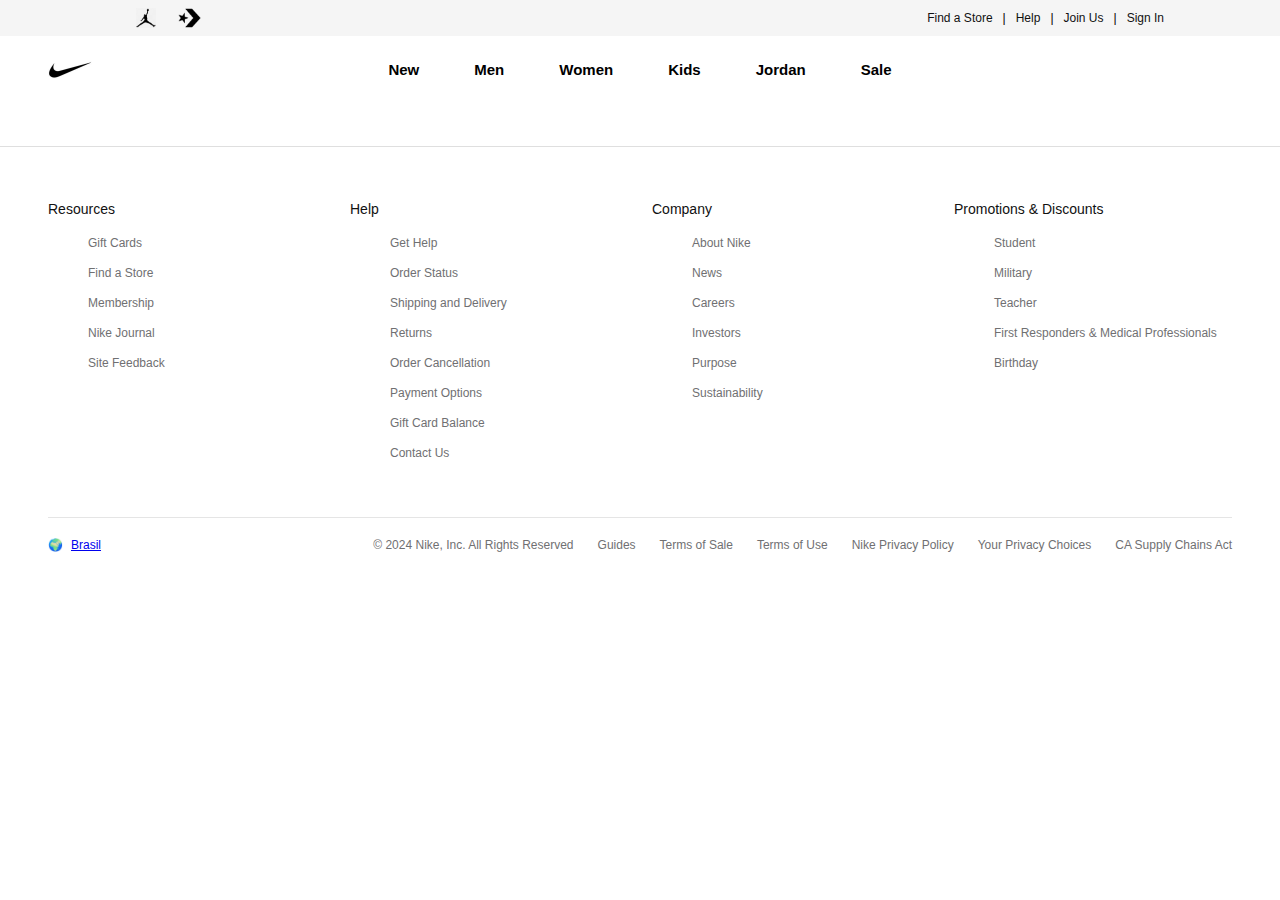
<file: sizeguide.html>
<!DOCTYPE html>
<html lang="en">
<head>
    <meta charset="UTF-8">
    <meta name="viewport" content="width=device-width, initial-scale=1.0">
    <link rel="shortcut icon" href="images/favcon_nike.webp" type="image/x-icon">
    <link rel="stylesheet" href="styles/sizeguide.css">
    <title> Nike! Just do It! </title>
</head>

<body>
    <!-- ========== TOP NAV SITE ========== -->
    <nav class="top-nav">
        <!-- Left Top Nav Logo -->
        <div class="img-top-nav">
            <img class="jordan-top-nav" src="images/jordan_header.png" alt="jordan_logo">
            <img class="converse-top-nav" src="images/converse_header.png" alt="converse_logo">
        </div>
        <!-- End Left Top Nav Logo -->
        
        <!-- Right Top Nav Content -->
        <div class="text-top-nav">
            <a href="https://www.nike.com/retail" target="_blank"> Find a Store </a>
            <span>|</span>
            <a href="https://www.nike.com/help" target="_blank"> Help </a>
            <span>|</span>
            <a href="https://www.nike.com/membership" target="_blank"> Join Us </a>
            <span>|</span>
            <a href="signin.html"> Sign In </a>
        </div>
        <!-- End Right Top Nav Content -->
    </nav>
    <!-- ========== END TOP NAV SITE ========== -->

    <!-- ========== HEADER MENU ========== -->
    <header class="header">
        <nav class="header-nav">  
            <!-- Right Header Logo --> 
            <div class="header-logo">
                <a href="index.html"> <img src="images/nike_logo_header.jpg" alt="logo nike"></a>
            </div>
            <!-- End Right Header Logo --> 
            
            <!-- Center Header Menu --> 
            <div class="header-content">      
                <a href="https://www.nike.com/w/new-3n82y" target="_blank"> New </a>
                <a href="https://www.nike.com/men" target="_blank"> Men </a>
                <a href="https://www.nike.com/women" target="_blank"> Women </a>
                <a href="https://www.nike.com/kids" target="_blank"> Kids </a>
                <a href="https://www.nike.com/jordan" target="_blank"> Jordan </a>
                <a href="https://www.nike.com/w/sale-3yaep" target="_blank"> Sale </a>  
            </div> 
            <!-- End Center Header Menu --> 
        </nav>
    </header>
    <!-- ========== END HEADER MENU ========== -->

     <!-- ========== FOOTER ========== -->
     <footer class="footer">
        <div class="footer-content">
            <div class="footer-columns">
                <div class="footer-column">
                    <h3> Resources </h3>
                    <ul class="footer-links">
                        <li><a href="#"> Gift Cards </a></li>
                        <li><a href="#"> Find a Store </a></li>
                        <li><a href="#"> Membership </a></li>
                        <li><a href="#"> Nike Journal </a></li>
                        <li><a href="#"> Site Feedback </a></li>
                    </ul>
                </div>

                <div class="footer-column">
                    <h3> Help </h3>
                    <ul class="footer-links">
                        <li><a href="#"> Get Help </a></li>
                        <li><a href="#"> Order Status </a></li>
                        <li><a href="#"> Shipping and Delivery </a></li>
                        <li><a href="#"> Returns </a></li>
                        <li><a href="#"> Order Cancellation </a></li>
                        <li><a href="#"> Payment Options </a></li>
                        <li><a href="#"> Gift Card Balance </a></li>
                        <li><a href="#"> Contact Us </a></li>
                    </ul>
                </div>

                <div class="footer-column">
                    <h3> Company </h3>
                    <ul class="footer-links">
                        <li><a href="#"> About Nike </a></li>
                        <li><a href="#"> News </a></li>
                        <li><a href="#"> Careers </a></li>
                        <li><a href="#"> Investors </a></li>
                        <li><a href="#"> Purpose </a></li>
                        <li><a href="#"> Sustainability </a></li>
                    </ul>
                </div>

                <div class="footer-column">
                    <h3> Promotions & Discounts </h3>
                    <ul class="footer-links">
                        <li><a href="#"> Student </a></li>
                        <li><a href="#"> Military </a></li>
                        <li><a href="#"> Teacher </a></li>
                        <li><a href="#"> First Responders & Medical Professionals </a></li>
                        <li><a href="#"> Birthday </a></li>
                    </ul>
                </div>
            </div>

            <div class="footer-bottom">
                <div class="location">
                    <span> 🌍 </span>
                    <a href="#"> Brasil </a>
                </div>
                <div class="footer-legal">
                    <span> © 2024 Nike, Inc. All Rights Reserved </span>
                    <a href="#"> Guides </a>
                    <a href="#"> Terms of Sale </a>
                    <a href="#"> Terms of Use </a>
                    <a href="#"> Nike Privacy Policy </a>
                    <a href="#"> Your Privacy Choices </a>
                    <a href="#"> CA Supply Chains Act </a>
                </div>
            </div>
        </div>
    </footer>
    <!-- ========== END FOOTER ========== -->
</body>
</html>
</file>
<file: styles/styles.css>
/* ========== IMPORTAÇÃO DE FONTES ========== */
@import url('https://fonts.googleapis.com/css2?family=Passion+One:wght@400;700;900&display=swap');
@import url('https://fonts.googleapis.com/css2?family=Passion+One:wght@400;700;900&family=Roboto:ital,wght@0,100;0,300;0,400;0,500;0,700;0,900;1,100;1,300;1,400;1,500;1,700;1,900&display=swap');

/* ========== VÁRIÁVEIS ========== */
:root {
    --background-color: #F5F5F5;
    --white: #ffffff;
    --black: #000000;
}

/* ========== EXCLUSÃO DE FORMATAÇÕES GERAIS DA PÁGINA ========== */
body, html {
    margin: 0;
    padding: 0;
    font-family: sans-serif;
}

/* ========== TOP NAV SITE ========== */
.top-nav {
    background-color: var(--background-color);
    padding: 8px 16px;
    display: flex;
    align-items: center;
    justify-content: space-between;
    font-size: 12px;
}
.img-top-nav {
    display: flex;
    align-items: center; 
    margin-left: 100px;
}
.jordan-top-nav, .converse-top-nav {
    height: 20px; 
    margin-left: 20px; 
}
.text-top-nav {
    display: flex;
    gap: 10px;
    margin-right: 100px;
}
.text-top-nav a {
    color: #111111;
    text-decoration: none;
}
/* ========== TOP NAV SITE ========== */

/* ========== HEADER MENU ========== */
.header {
    background-color: var(--white);
    padding: 10px 0;
    position: relative; 
    height: 40px;
}
.header-nav {
    display: flex;
    justify-content: center; 
    align-items: center;
    position: relative; 
    margin-top: 14px;
}
.header-logo {
    position: absolute; 
    left: 30px;
}
.header-logo img {
    width: 80px;
    margin-top: 5px; 
}
.header-content {
    display: flex;
    gap: 25px;
    font-weight: bold;
}
.header-content a {
    text-decoration: none;
    color: black;
    font-size: 15px;
    padding: 1px 15px;
}
.header-content a:hover {
    background-color: black;
    color: var(--white);
    border-radius:  5px;
    
    transition: all 0.6s;
}
/* ========== HEADER MENU ========== */

/* ========== MAIN ========== */
.main {
    margin: 0;
    padding: 0;
    font-family: sans-serif;
}
/* ========== Banner 1 - Main One ========== */
.main-one {
    display: flex;
    margin-left: auto;
    margin-right: auto;    
    width: 100%;
} /* ========== End Banner 1 - Main One ========== */

/* ========== Main Content 1 - Main Two ========== */
.main-two {
    text-align: center; 
    margin-top: 20px;   
}
.h2-main-two {
    font-family: 'Passion One', sans-serif;
    font-size: 100px;
    font-weight: 700;
    line-height: 1;
    color: #111111;
    text-align: center;
    margin: 15px;
}
.p-main-two {
    font-family: 'Roboto', sans-serif;
    font-weight: 400;
    font-size: 16px;
    line-height: 1.5;
    color: #111111;
    text-align: center;
    max-width: 600px;
    margin-left: auto;
    margin-right: auto;
    margin-top: 0px;
}
.button-main-two {
    display: inline-block;
    text-align: center;
    height: 40px;
    padding: 0 32px;
    background-color: #000000;
    color: #ffffff;
    font-family: 'Roboto', sans-serif;
    font-size: 14px;
    font-weight: 500;
    text-decoration: none; 
    border: none;
    border-radius: 9999px;
    cursor: pointer;
    transition: background-color 0.2s ease;
    line-height: 40px; 
    margin-left: auto;
    margin-right: auto;
}
.button-main-two:hover {
    background-color: rgba(146, 146, 146, 0.9);
} /* ========== End Main Content 1 - Main Two ========== */

/* ========== Banner 2 - Main Three ========== */
.main-three {
    margin-top: 15px;
    display: flex;
    margin-left: auto;
    margin-right: auto;    
    width: 100%;
} /* ========== End Banner 2 - Main Three ========== */

/* ========== Product Main List - Main Four ========== */
.p-main-four {
    text-align: center;
    margin: 40px 0;
    font-size: 40px;
    font-weight: bold;
    color: #111111;
    margin-bottom: 20px;
}
.product-grid-main-four {
    display: flex;
    gap: 50px;
    justify-content: center;
}
.product-card {
    margin-top: 50px;
    background-color: #1D1D1D;
    color: white;
    width: 250px;
    border-radius: 8px;
    overflow: hidden;
    box-shadow: 0 4px 8px rgba(0, 0, 0, 0.2);
    transition: transform 0.3s;
    text-align: center;
}
.product-card:hover {
    transform: scale(1.1);
}
.product-card img {
    width: 100%;
    height: auto;
    display: block;
}
.product-card p {
    font-size: 18px;
    font-weight: bold;
    margin: 10px 0;

}/* ========== End Product Main List - Main Four ========== */
/* ========== END MAIN ========== */

/* ========== FOOTER ========== */
.footer {
    padding: 40px 48px;
    background-color: white;
    color: #111;
    border-top: 1px solid rgb(223, 223, 223);
    margin-top: 50px;  
}
.footer-content {
    max-width: 1400px;
    margin: 0 auto;
}
.footer-columns {
    display: grid;
    grid-template-columns: repeat(4, 1fr);
    gap: 24px;
    margin-bottom: 40px;
}
.footer-column h3 {
    font-size: 14px;
    margin-bottom: 16px;
    font-weight: 500;
}
.footer-links {
    list-style: none;
}
.footer-links li {
    margin-bottom: 12px;
}
.footer-links a {
    color: #707072;
    text-decoration: none;
    font-size: 12px;
    transition: color 0.2s;
}
.footer-links a:hover {
    color: #111;
}
.footer-bottom {
    display: flex;
    justify-content: space-between;
    align-items: center;
    padding-top: 20px;
    border-top: 1px solid #e5e5e5;
    font-size: 12px;
    color: #707072;
}
.footer-legal {
    display: flex;
    gap: 24px;
}
.footer-legal a {
    color: #707072;
    text-decoration: none;
}
.footer-legal a:hover {
    color: #111;
}
.location {
    display: flex;
    align-items: center;
    gap: 8px;
} /* ========== END FOOTER ========== */

@media (max-width: 1024px) {
    .text-nav {
        flex-wrap: wrap;
        justify-content: center;
        margin-right: auto;
        margin-left: auto;
    }

    .img-nav {
        margin-left: 0;
    }

    .main-nav {
        flex-wrap: wrap;
        gap: 10px;
    }

    .h2-main-two {
        font-size: 60px;
    }

    .p-main-two {
        font-size: 14px;
    }

    .product-grid-main-four {
        flex-wrap: wrap;
        gap: 20px;
    }

    .footer-columns {
        grid-template-columns: repeat(2, 1fr);
        gap: 16px;
    }
}

@media (max-width: 768px) {

    .header-logo img, .jordan-top-nav, .converse-top-nav {
        display: none;
    }

    
    .header-content {
        
        align-items: center;
        gap: 10px;
    }

    /* Ajuste geral para centralizar elementos */
    .text-top-nav {
        flex-wrap: wrap;
        justify-content: center;
        gap: 15px;
        align-items: center;
        margin-left: 10px;
    }

    /* Títulos e parágrafos */
    .h2-main-two {
        font-size: 50px;
        text-align: center;
        margin: 10px auto;
    }

    .p-main-two {
        font-size: 14px;
        text-align: center;
        padding: 0 20px;
    }

    .button-main-two {
        margin: 20px auto;
    }

    
    .product-grid-main-four {
        flex-wrap: wrap;
        justify-content: center;
        gap: 20px;
    }

    .footer-columns {
        grid-template-columns: 1fr;
        text-align: center;
        gap: 20px;
    }

    .footer-bottom {
        flex-direction: column;
        text-align: center;
        gap: 10px;
    }
}

@media (max-width: 480px) {
    /* Ajustes adicionais para dispositivos menores */
    .h2-main-two {
        font-size: 40px;
    }

    .p-main-two {
        font-size: 12px;
    }

    .button-main-two {
        width: 100%;
        padding: 10px 0;
    }

    .product-card {
        width: 90%;
        margin: 10px auto;
    }

    .footer-columns {
        gap: 10px;
    }
}
</file>
<file: styles/error404.css>
/* ========== IMPORTAÇÃO DE FONTES ========== */
@import url('https://fonts.googleapis.com/css2?family=Passion+One:wght@400;700;900&display=swap');
@import url('https://fonts.googleapis.com/css2?family=Passion+One:wght@400;700;900&family=Roboto:ital,wght@0,100;0,300;0,400;0,500;0,700;0,900;1,100;1,300;1,400;1,500;1,700;1,900&display=swap');
@import url('https://fonts.googleapis.com/css2?family=Arbutus&family=Rubik+Dirt&display=swap');

/* ========== EXCLUSÃO DE FORMATAÇÕES GERAIS DA PÁGINA ========== */
body, html {
    margin: 0;
    padding: 0;
    font-family: sans-serif;
}

/* ========== TOP NAV SITE ========== */
.top-nav {
    background-color: #F5F5F5;
    padding: 8px 16px;
    display: flex;
    align-items: center;
    justify-content: space-between;
    font-size: 12px;
}
.img-top-nav {
    display: flex;
    align-items: center; 
    margin-left: 100px;
}
.jordan-top-nav, .converse-top-nav {
    height: 20px; 
    margin-left: 20px; 
}
.text-top-nav {
    display: flex;
    gap: 10px;
    margin-right: 100px;
}
.text-top-nav a {
    color: #111111;
    text-decoration: none;
}
/* ========== TOP NAV SITE ========== */

/* ========== HEADER MENU ========== */
.header {
    background-color: #ffffff;
    padding: 10px 0;
    position: relative; 
    height: 40px;
}
.header-nav {
    display: flex;
    justify-content: center; 
    align-items: center;
    position: relative; 
    margin-top: 14px;
}
.header-logo {
    position: absolute; 
    left: 30px;
}
.header-logo img {
    width: 80px;
    margin-top: 5px; 
}
.header-content {
    display: flex;
    gap: 25px;
    font-weight: bold;
}
.header-content a {
    text-decoration: none;
    color: black;
    font-size: 15px;
}
.header-content a:hover {
    background-color: black;
    color: white;
    border-radius:  5px;
    padding: 1px 15px;
    transition: all 0.6s;
}
/* ========== HEADER MENU ========== */

/* ========== MAIN ========== */
.main {
    background-color: white;
    padding: 30px;
    border-radius: 8px;
    box-shadow: 0 10px 16px rgba(0, 0, 0, 0.1);
    width: 100%;
    max-width: 500px;
    margin-left: auto;
    margin-right: auto;
    margin-top: 100px;
}


.h1 {
    font-size: 80px;
    color: #ff820c;
    font-weight: bold;
    margin-bottom: 10px;
    text-align: center;
    margin-top: auto;
    font-family: "Rubik Dirt", system-ui;
    font-weight: 400;
    font-style: normal;
}

.h2 {
    font-size: 24px;
    color: #555;
    margin-bottom: 20px;
    text-align: center;
}

.p {
    font-size: 16px;
    color: #777;
    line-height: 1.6;
    text-align: center; 
}

.video {
    margin-top: 20px; 
    border-radius: 8px; 
    overflow: hidden; 
    box-shadow: 0 10px 16px rgba(0, 0, 0, 0.1); 
    width: 100%;
    max-width: 560px; 
    height: 295px;
}

.video iframe {
    width: 100%; 
    height: 600px; 
    border: none; 
}
</file>
<file: styles/products.css>
@import url('https://fonts.googleapis.com/css2?family=Passion+One:wght@400;700;900&display=swap');
@import url('https://fonts.googleapis.com/css2?family=Passion+One:wght@400;700;900&family=Roboto:ital,wght@0,100;0,300;0,400;0,500;0,700;0,900;1,100;1,300;1,400;1,500;1,700;1,900&display=swap');

/* ========== EXCLUSÃO DE FORMATAÇÕES GERAIS DA PÁGINA ========== */
body, html {
    margin: 0;
    padding: 0;
    font-family: sans-serif;
}

/* ========== TOP NAV SITE ========== */
.top-nav {
    background-color: #F5F5F5;
    padding: 8px 16px;
    display: flex;
    align-items: center;
    justify-content: space-between;
    font-size: 12px;
}
.img-top-nav {
    display: flex;
    align-items: center; 
    margin-left: 100px;
}
.jordan-top-nav, .converse-top-nav {
    height: 20px; 
    margin-left: 20px; 
}
.text-top-nav {
    display: flex;
    gap: 10px;
    margin-right: 100px;
}
.text-top-nav a {
    color: #111111;
    text-decoration: none;
}
/* ========== TOP NAV SITE ========== */

/* ========== HEADER MENU ========== */
.header {
    background-color: #ffffff;
    padding: 10px 0;
    position: relative; 
    height: 40px;
}
.header-nav {
    display: flex;
    justify-content: center; 
    align-items: center;
    position: relative; 
    margin-top: 14px;
}
.header-logo {
    position: absolute; 
    left: 30px;
}
.header-logo img {
    width: 80px;
    margin-top: 5px; 
}
.header-content {
    display: flex;
    gap: 25px;
    font-weight: bold;
}
.header-content a {
    text-decoration: none;
    color: black;
    font-size: 15px;
}
.header-content a:hover {
    background-color: black;
    color: white;
    border-radius:  5px;
    padding: 1px 15px;
    transition: all 0.6s;
} /* ========== END HEADER MENU ========== */

/* ========== MAIN PRODUCT PAGE ========== */
.main {
    display: flex;
    gap: 20px;
    padding: 20px;
    max-width: 1200px;
    margin: 0 auto;
}
.product-container {
    display: flex;
    flex-wrap: wrap;
    gap: 20px; 
}

.products-grid {
    display: flex;
    flex-direction: column;
    gap: 25px;
    margin-top: 40px;
    
}

.prev-image {
    width: 70px;
    object-fit: cover;
    border: 1px solid #ccc;
    cursor: pointer;
    padding: 5px;
}


.product-image {
    flex: 1;
}

.main-image {
    max-width: 100%;
    height: auto;
}

.product-content {
    flex: 1;
    display: flex;
    flex-direction: column;
    gap: 15px;
}

.product-name {
    font-size: 24px;
    font-weight: bold;
}

.product-category {
    font-size: 16px;
    color: gray;
    margin-top: 0px;
}

.product-price {
    font-size: 30px;
    color: #1fa52a;
    font-weight: bold;
}
.discount-offer{
    font-size: 15px;
    color: #1fa52a;
    font-weight: bold;
}


.size-label {
    font-weight: bold;
    margin-bottom: 0px;
}

.size-buttons {
    display: block;
    gap: 20px;
    
    
}

.product-size {
    padding: 10px;
    border: 1px solid #ccc;
    background-color: #f9f9f9;
    font-weight: bold;
    font-size: 15px;
    margin-top: 20px;
    margin-right: 15px;
    cursor: pointer;
    gap: 20px;
    width: 60px;
}

.product-size:hover {
    background-color: #ddd;
}

.action-buttons {
    display: block;
    gap: 20px;
    margin-top: 20px;
}

.add-to-bag, .buy-now {
    padding: 10px 20px;
    border: none;
    cursor: pointer;
    
    font-weight: bold;
    border-radius: 5px;
}

.add-to-bag {
    background-color: #ffffff;
    border: 1px solid gray;
    color: #000000;
}

.buy-now {
    background-color: rgb(0, 0, 0);
    color: #ffffff;
}

.add-to-bag:hover {
    border: 1.3px solid rgb(0, 0, 0);
}

.buy-now:hover {
    background-color: #9e9d9d;
}

.product-description {
    color: #000000;
    line-height: 1.5;
} /* ========== END MAIN PRODUCT PAGE ========== */

/* ========== FOOTER ========== */
.footer {
    padding: 40px 48px;
    background-color: white;
    color: #111;
    border-top: 1px solid rgb(223, 223, 223);
    margin-top: 50px;  
}
.footer-content {
    max-width: 1400px;
    margin: 0 auto;
}
.footer-columns {
    display: grid;
    grid-template-columns: repeat(4, 1fr);
    gap: 24px;
    margin-bottom: 40px;
}
.footer-column h3 {
    font-size: 14px;
    margin-bottom: 16px;
    font-weight: 500;
}
.footer-links {
    list-style: none;
}
.footer-links li {
    margin-bottom: 12px;
}
.footer-links a {
    color: #707072;
    text-decoration: none;
    font-size: 12px;
    transition: color 0.2s;
}
.footer-links a:hover {
    color: #111;
}
.footer-bottom {
    display: flex;
    justify-content: space-between;
    align-items: center;
    padding-top: 20px;
    border-top: 1px solid #e5e5e5;
    font-size: 12px;
    color: #707072;
}
.footer-legal {
    display: flex;
    gap: 24px;
}

.footer-legal a {
    color: #707072;
    text-decoration: none;
}
.footer-legal a:hover {
    color: #111;
}
.location {
    display: flex;
    align-items: center;
    gap: 8px;
} /* ========== END FOOTER ========== */
</file>
<file: styles/signin.css>
/* ========== IMPORTAÇÃO DE FONTES ========== */
@import url('https://fonts.googleapis.com/css2?family=Passion+One:wght@400;700;900&display=swap');
@import url('https://fonts.googleapis.com/css2?family=Passion+One:wght@400;700;900&family=Roboto:ital,wght@0,100;0,300;0,400;0,500;0,700;0,900;1,100;1,300;1,400;1,500;1,700;1,900&display=swap');

/* ========== EXCLUSÃO DE FORMATAÇÕES GERAIS DA PÁGINA ========== */
body, html {
    margin: 0;
    padding: 0;
    font-family: sans-serif;
}

/* ========== TOP NAV SITE ========== */
.top-nav {
    background-color: #F5F5F5;
    padding: 8px 16px;
    display: flex;
    align-items: center;
    justify-content: space-between;
    font-size: 12px;
}
.img-top-nav {
    display: flex;
    align-items: center; 
    margin-left: 100px;
}
.jordan-top-nav, .converse-top-nav {
    height: 20px; 
    margin-left: 20px; 
}
.text-top-nav {
    display: flex;
    gap: 10px;
    margin-right: 100px;
}
.text-top-nav a {
    color: #111111;
    text-decoration: none;
}
/* ========== TOP NAV SITE ========== */

/* ========== HEADER MENU ========== */
.header {
    background-color: #ffffff;
    padding: 10px 0;
    position: relative; 
    height: 40px;
}
.header-nav {
    display: flex;
    justify-content: center; 
    align-items: center;
    position: relative; 
    margin-top: 14px;
}
.header-logo {
    position: absolute; 
    left: 30px;
}
.header-logo img {
    width: 80px;
    margin-top: 5px; 
}
.header-content {
    display: flex;
    gap: 25px;
    font-weight: bold;
}
.header-content a {
    text-decoration: none;
    color: black;
    font-size: 15px;
}
.header-content a:hover {
    background-color: black;
    color: white;
    border-radius:  5px;
    padding: 1px 15px;
    transition: all 0.6s;
}
/* ========== HEADER MENU ========== */

/* ========== SIGN IN FORMS ========== */
#main {
    background-color: white;
    padding: 2rem;
    border-radius: 8px;
    box-shadow: 0 4px 6px rgba(0, 0, 0, 0.1);
    width: 100%;
    max-width: 400px;
    margin-left: auto;
    margin-right: auto;
    margin-top: 120px;
    margin-bottom: 120px;
}

h2 {
    text-align: center;
    color: #333;
    margin-bottom: 1.5rem;
}

.form-group {
    margin-bottom: 1rem;
}

.label {
    display: block;
    margin-bottom: 0.5rem;
    color: #333;
}

input {
    width: 100%;
    padding: 0.5rem;
    border: 1px solid #ccc;
    border-radius: 4px;
    font-size: 1rem;
}

input:focus {
    outline: none;
    border-color: #666;
}

.caption {
    text-align: center;
    margin-top: 1px;
    color: #666;
}

.button {
    display: block;
    width: 100%;
    padding: 0.75rem;
    background-color: #333;
    color: white;
    border: none;
    border-radius: 4px;
    font-size: 1rem;
    cursor: pointer;
    transition: background-color 0.3s ease;
    margin-top: 20px;
}

.button:hover {
    background-color: #555;
} /* ========== END SIGN IN FORMS ========== */


/* ========== FOOTER ========== */
.footer {
    padding: 40px 48px;
    background-color: white;
    color: #111;
    border-top: 1px solid rgb(223, 223, 223);
    margin-top: 50px;  
}
.footer-content {
    max-width: 1400px;
    margin: 0 auto;
}
.footer-columns {
    display: grid;
    grid-template-columns: repeat(4, 1fr);
    gap: 24px;
    margin-bottom: 40px;
}
.footer-column h3 {
    font-size: 14px;
    margin-bottom: 16px;
    font-weight: 500;
}
.footer-links {
    list-style: none;
}
.footer-links li {
    margin-bottom: 12px;
}
.footer-links a {
    color: #707072;
    text-decoration: none;
    font-size: 12px;
    transition: color 0.2s;
}
.footer-links a:hover {
    color: #111;
}
.footer-bottom {
    display: flex;
    justify-content: space-between;
    align-items: center;
    padding-top: 20px;
    border-top: 1px solid #e5e5e5;
    font-size: 12px;
    color: #707072;
}
.footer-legal {
    display: flex;
    gap: 24px;
}

.footer-legal a {
    color: #707072;
    text-decoration: none;
}
.footer-legal a:hover {
    color: #111;
}
.location {
    display: flex;
    align-items: center;
    gap: 8px;
} /* ========== END FOOTER ========== */
</file>
<file: styles/sizeguide.css>
/* ========== IMPORTAÇÃO DE FONTES ========== */
@import url('https://fonts.googleapis.com/css2?family=Passion+One:wght@400;700;900&display=swap');
@import url('https://fonts.googleapis.com/css2?family=Passion+One:wght@400;700;900&family=Roboto:ital,wght@0,100;0,300;0,400;0,500;0,700;0,900;1,100;1,300;1,400;1,500;1,700;1,900&display=swap');

/* ========== VÁRIÁVEIS ========== */
:root {
    --background-color: #F5F5F5;
    --white: #ffffff;
    --black: #000000;
}

/* ========== EXCLUSÃO DE FORMATAÇÕES GERAIS DA PÁGINA ========== */
body, html {
    margin: 0;
    padding: 0;
    font-family: sans-serif;
}

/* ========== TOP NAV SITE ========== */
.top-nav {
    background-color: var(--background-color);
    padding: 8px 16px;
    display: flex;
    align-items: center;
    justify-content: space-between;
    font-size: 12px;
}
.img-top-nav {
    display: flex;
    align-items: center; 
    margin-left: 100px;
}
.jordan-top-nav, .converse-top-nav {
    height: 20px; 
    margin-left: 20px; 
}
.text-top-nav {
    display: flex;
    gap: 10px;
    margin-right: 100px;
}
.text-top-nav a {
    color: #111111;
    text-decoration: none;
}
/* ========== TOP NAV SITE ========== */

/* ========== HEADER MENU ========== */
.header {
    background-color: var(--white);
    padding: 10px 0;
    position: relative; 
    height: 40px;
}
.header-nav {
    display: flex;
    justify-content: center; 
    align-items: center;
    position: relative; 
    margin-top: 14px;
}
.header-logo {
    position: absolute; 
    left: 30px;
}
.header-logo img {
    width: 80px;
    margin-top: 5px; 
}
.header-content {
    display: flex;
    gap: 25px;
    font-weight: bold;
}
.header-content a {
    text-decoration: none;
    color: black;
    font-size: 15px;
    padding: 1px 15px;
}
.header-content a:hover {
    background-color: black;
    color: var(--white);
    border-radius:  5px;
    
    transition: all 0.6s;
}
/* ========== HEADER MENU ========== */


/* ========== FOOTER ========== */
.footer {
    padding: 40px 48px;
    background-color: white;
    color: #111;
    border-top: 1px solid rgb(223, 223, 223);
    margin-top: 50px;  
}
.footer-content {
    max-width: 1400px;
    margin: 0 auto;
}
.footer-columns {
    display: grid;
    grid-template-columns: repeat(4, 1fr);
    gap: 24px;
    margin-bottom: 40px;
}
.footer-column h3 {
    font-size: 14px;
    margin-bottom: 16px;
    font-weight: 500;
}
.footer-links {
    list-style: none;
}
.footer-links li {
    margin-bottom: 12px;
}
.footer-links a {
    color: #707072;
    text-decoration: none;
    font-size: 12px;
    transition: color 0.2s;
}
.footer-links a:hover {
    color: #111;
}
.footer-bottom {
    display: flex;
    justify-content: space-between;
    align-items: center;
    padding-top: 20px;
    border-top: 1px solid #e5e5e5;
    font-size: 12px;
    color: #707072;
}
.footer-legal {
    display: flex;
    gap: 24px;
}
.footer-legal a {
    color: #707072;
    text-decoration: none;
}
.footer-legal a:hover {
    color: #111;
}
.location {
    display: flex;
    align-items: center;
    gap: 8px;
} /* ========== END FOOTER ========== */
</file>
